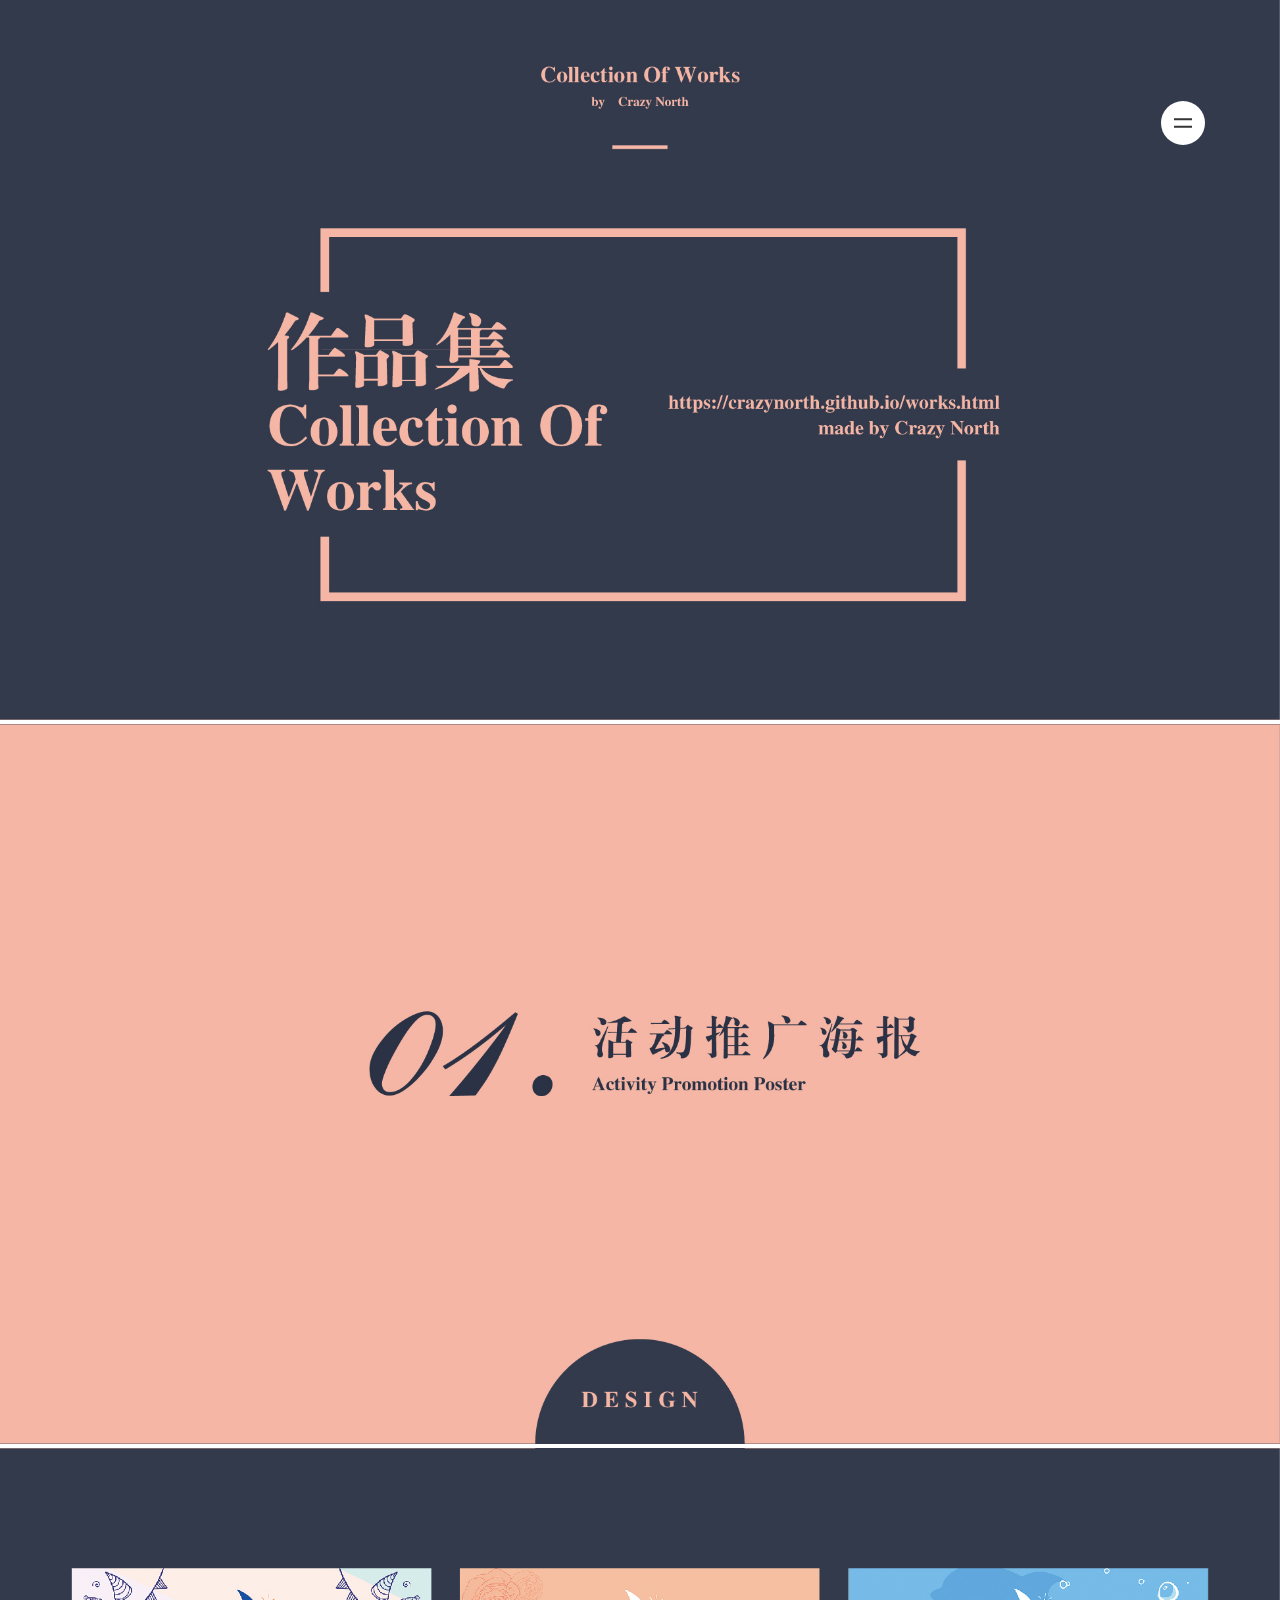
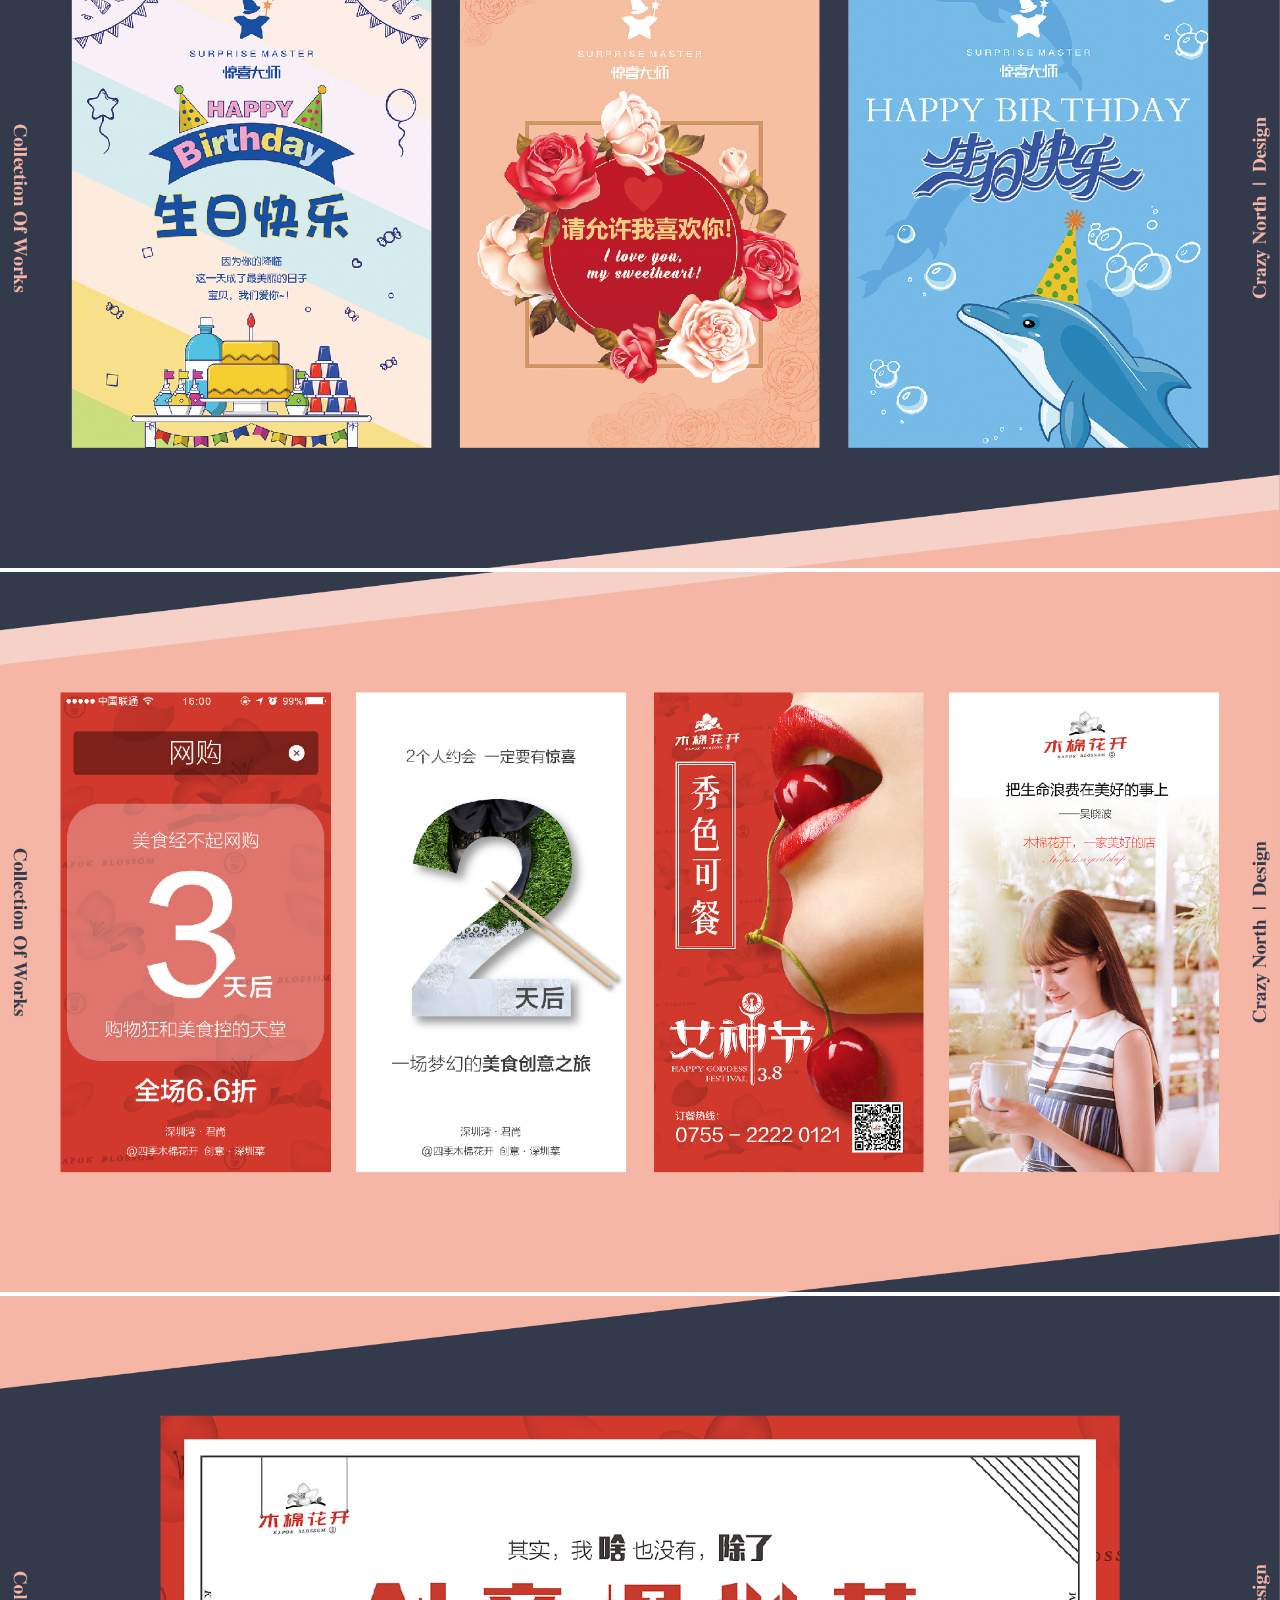
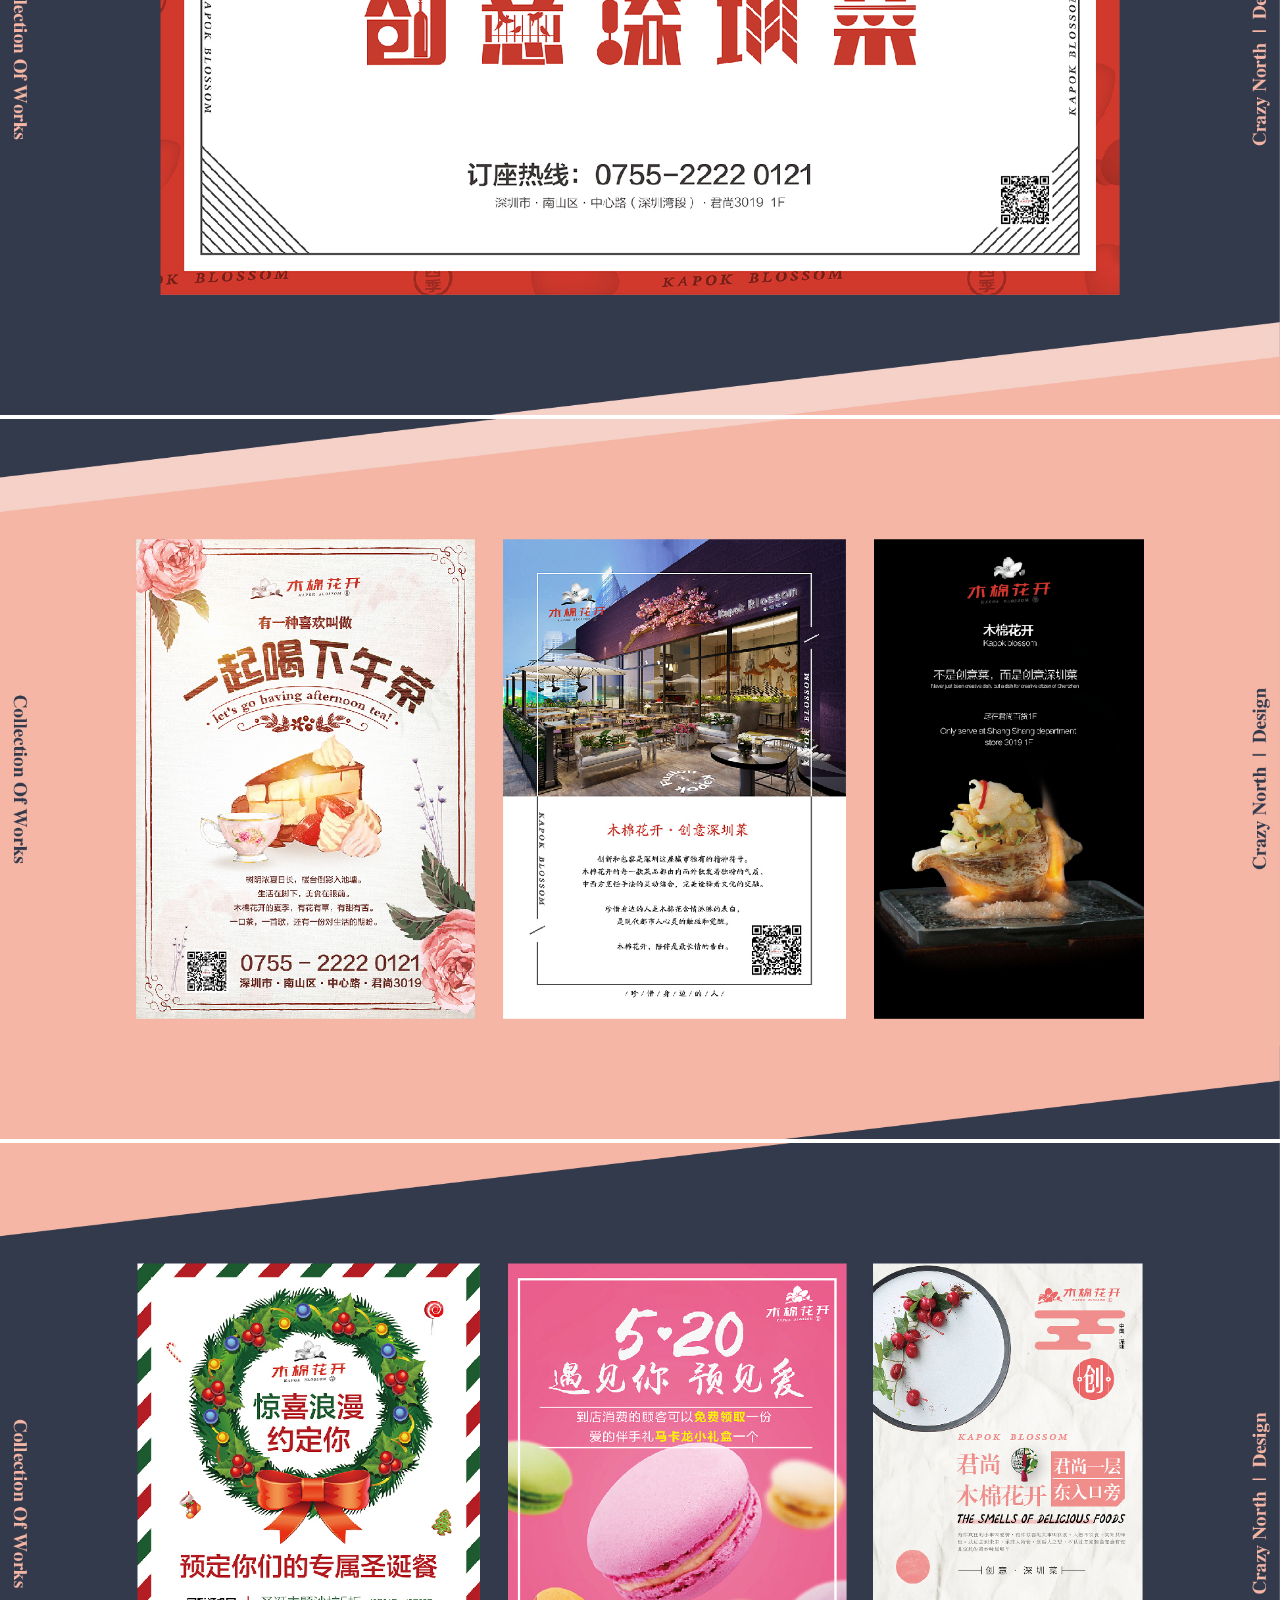
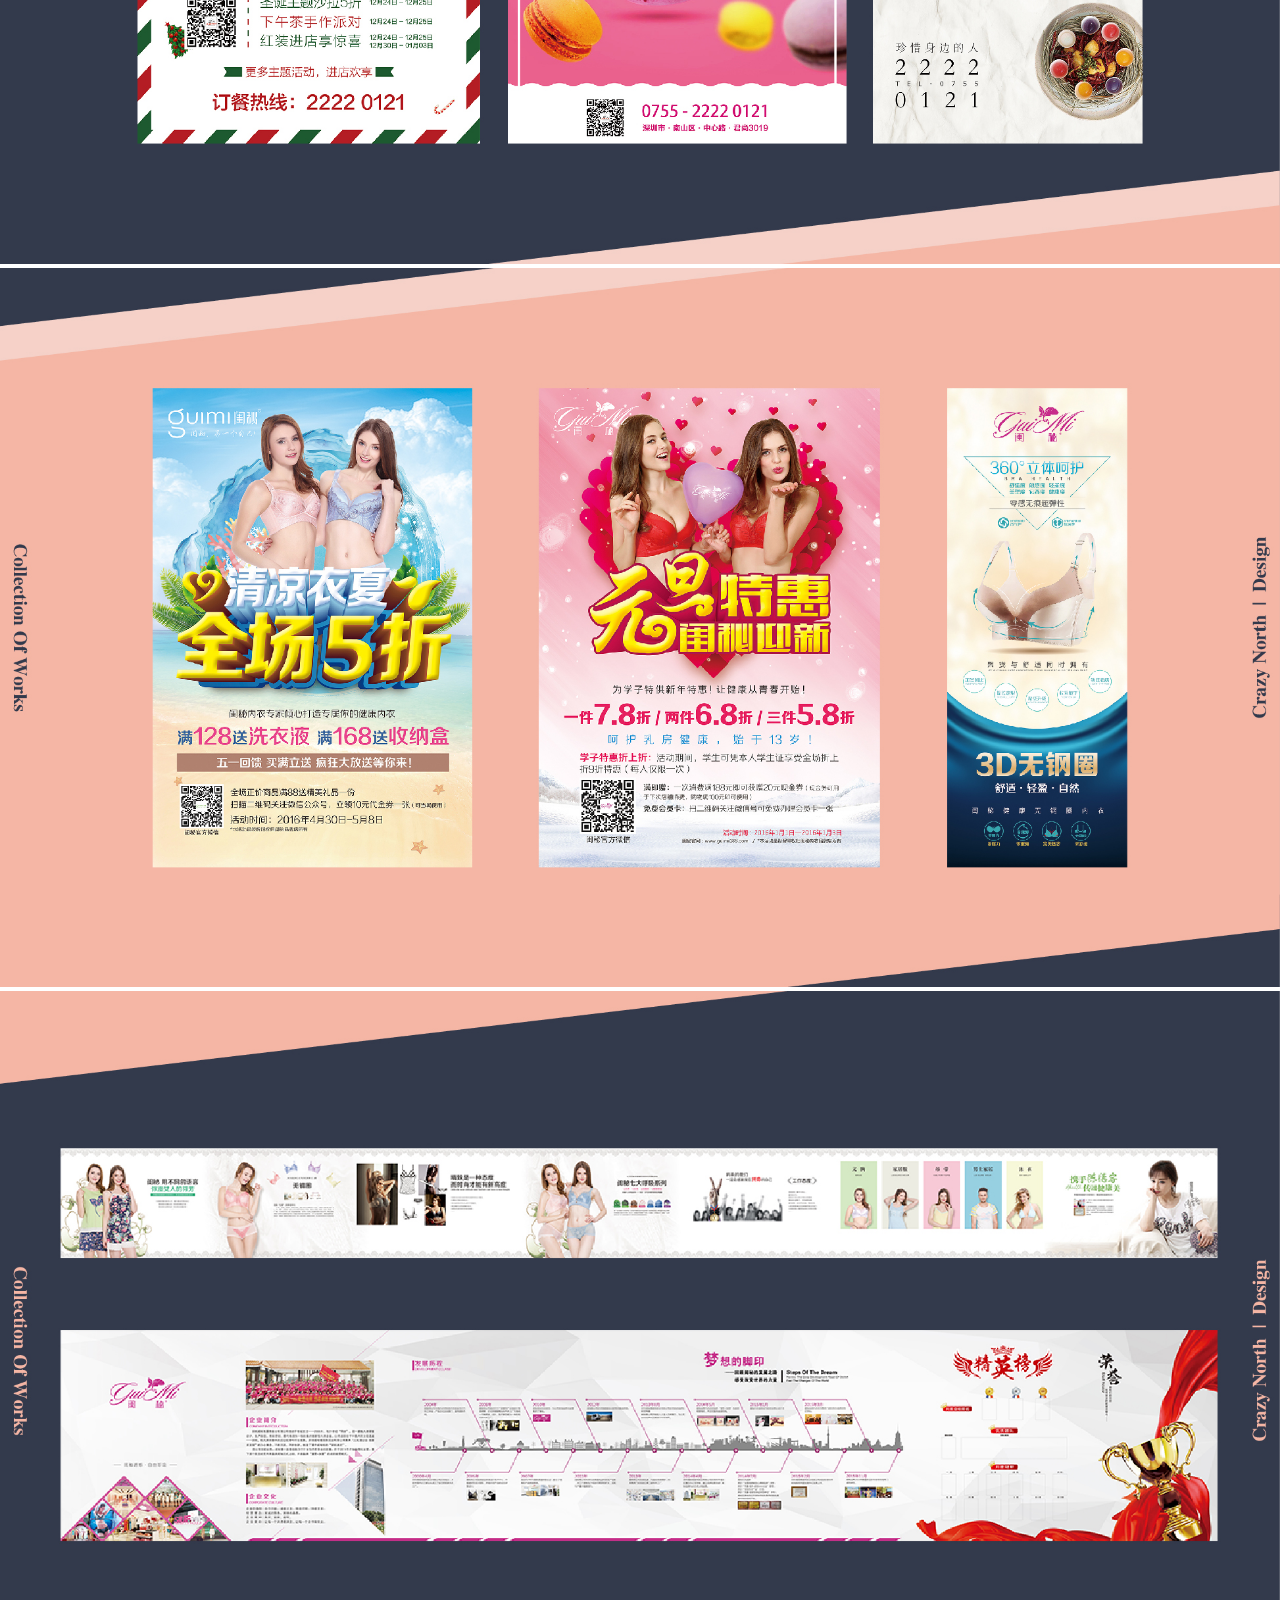
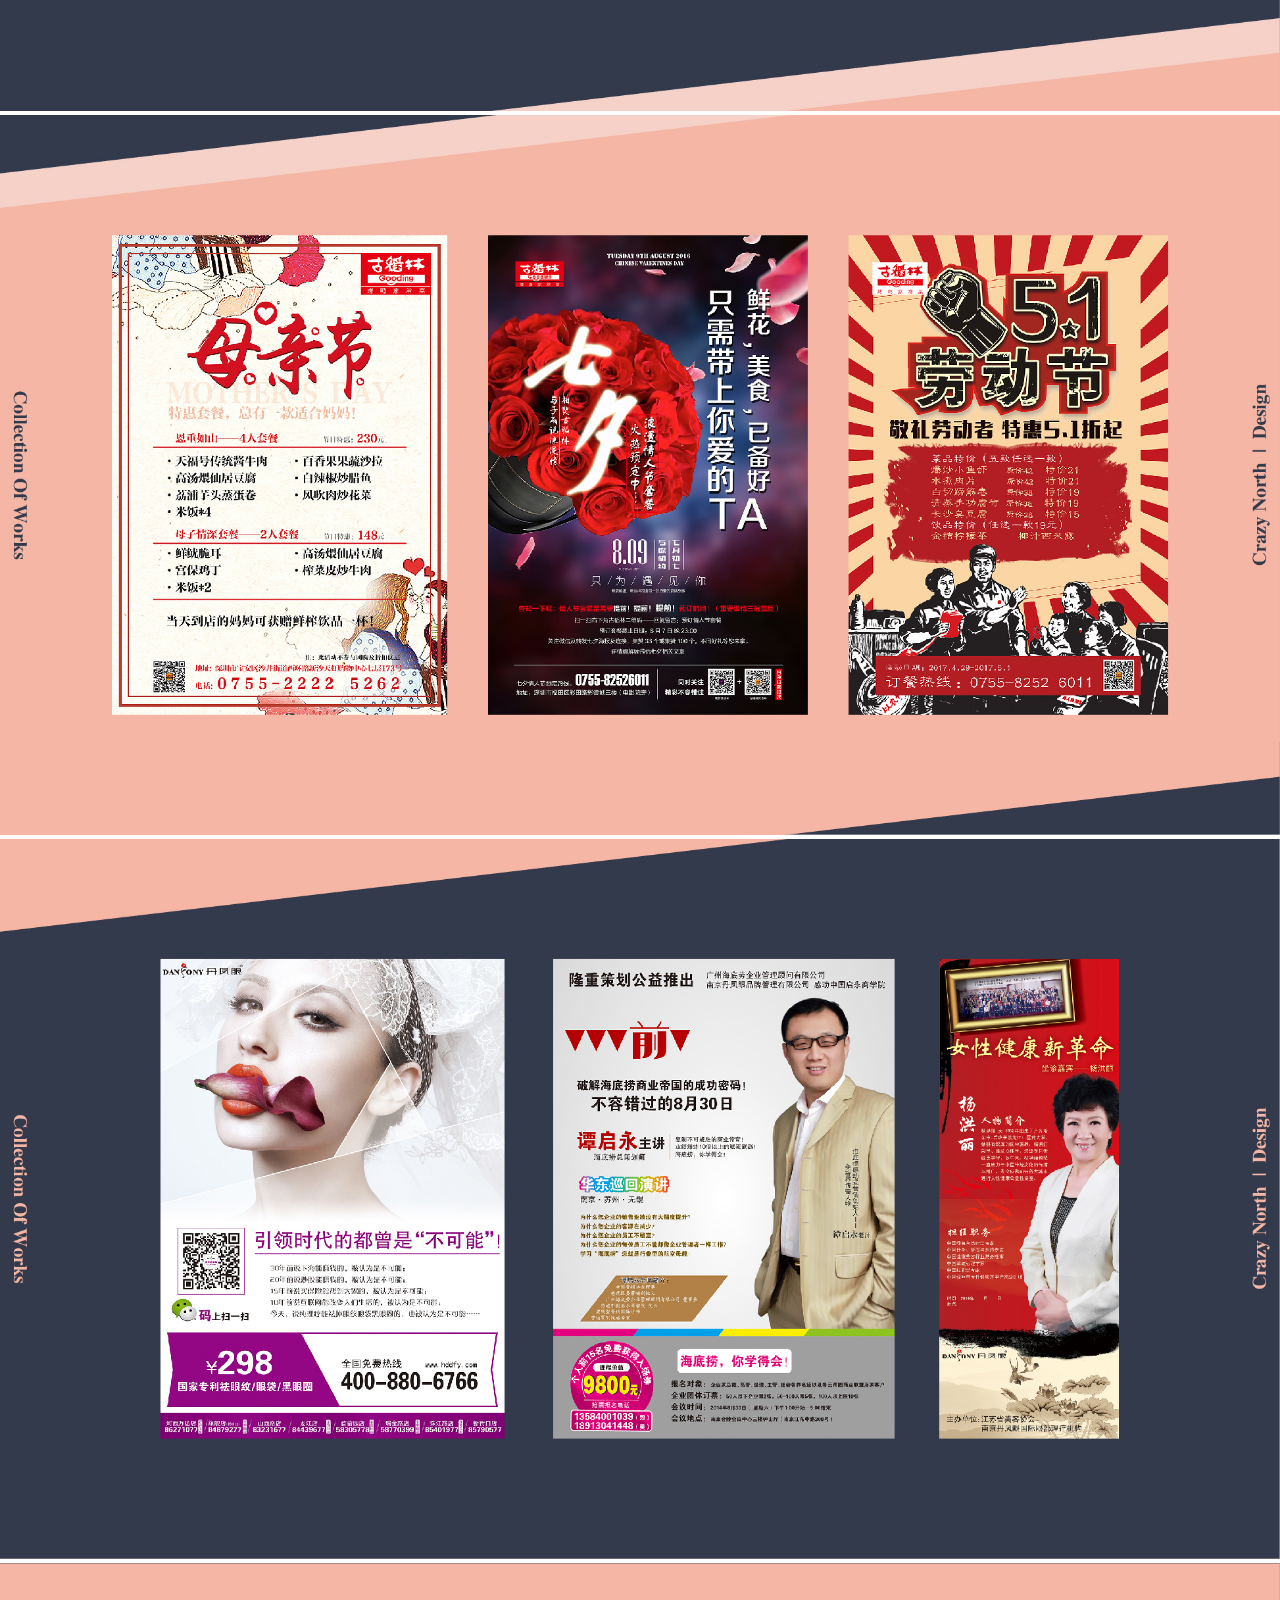
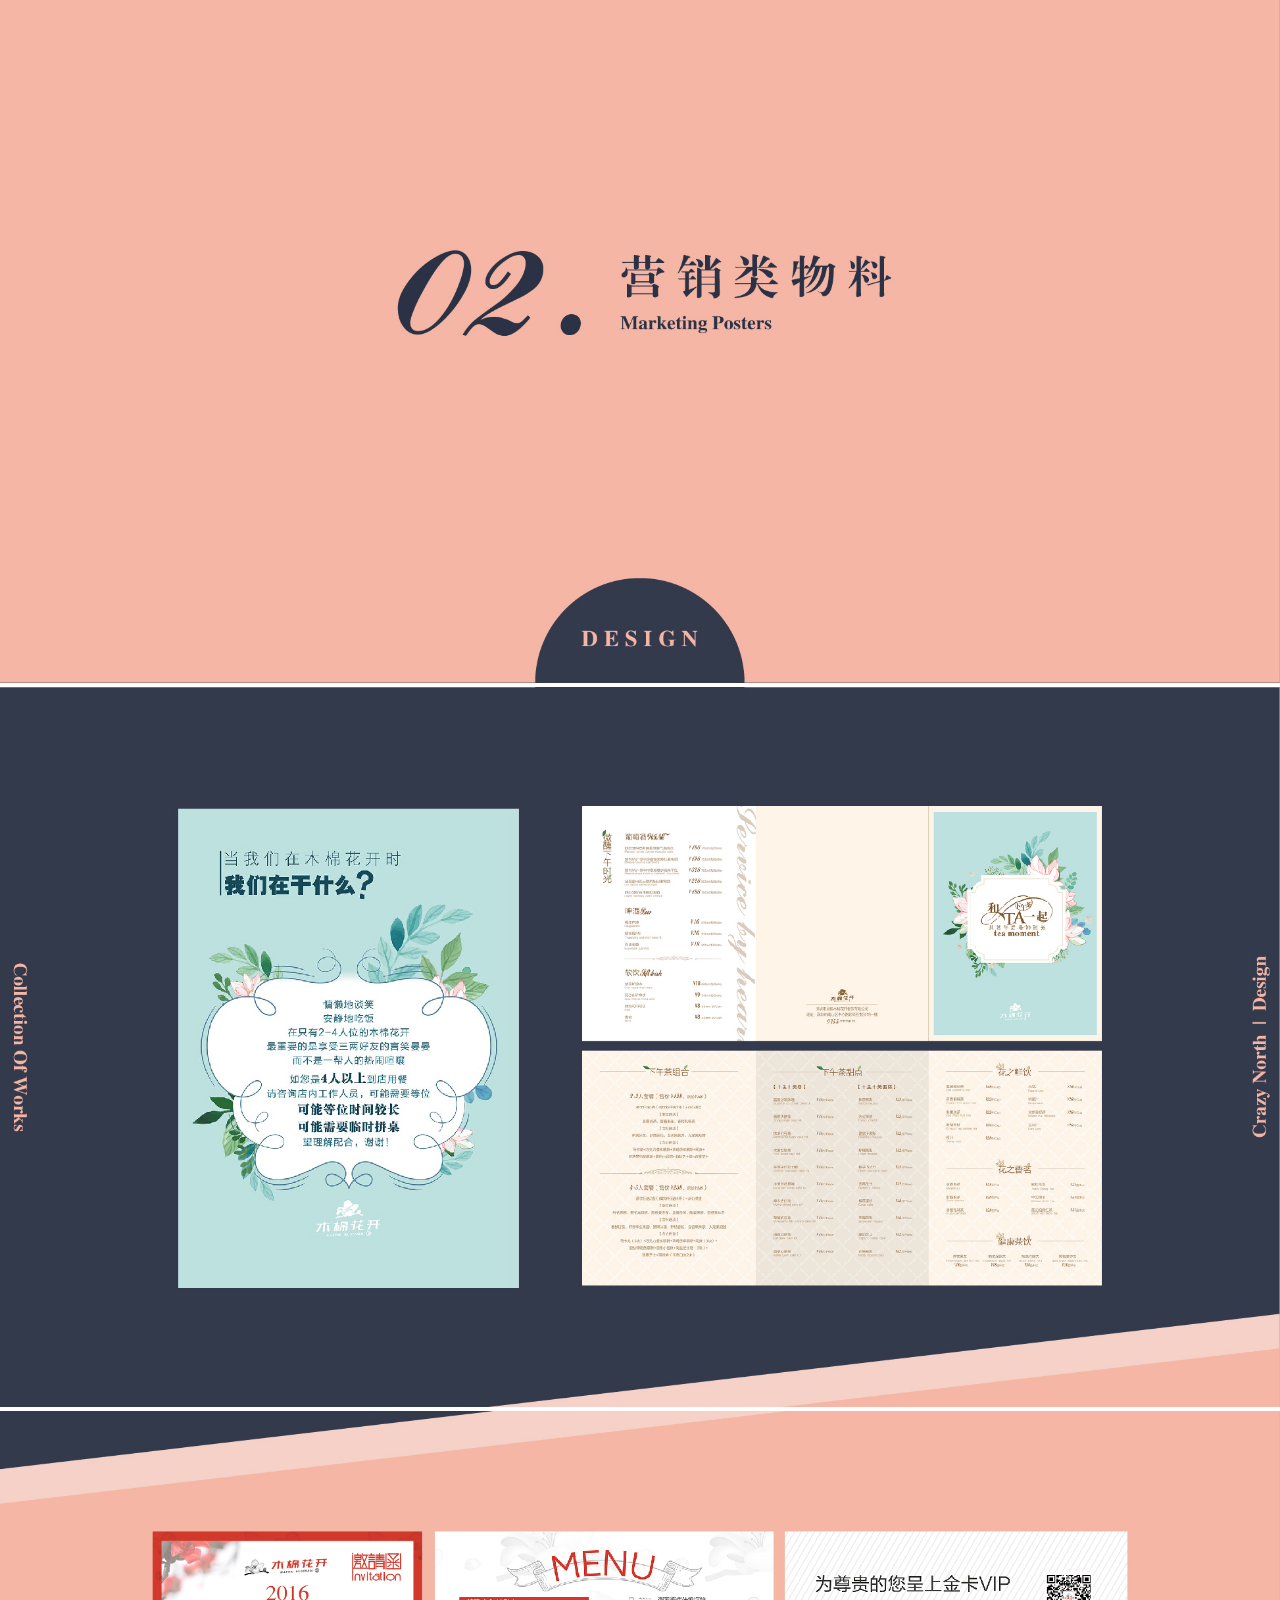
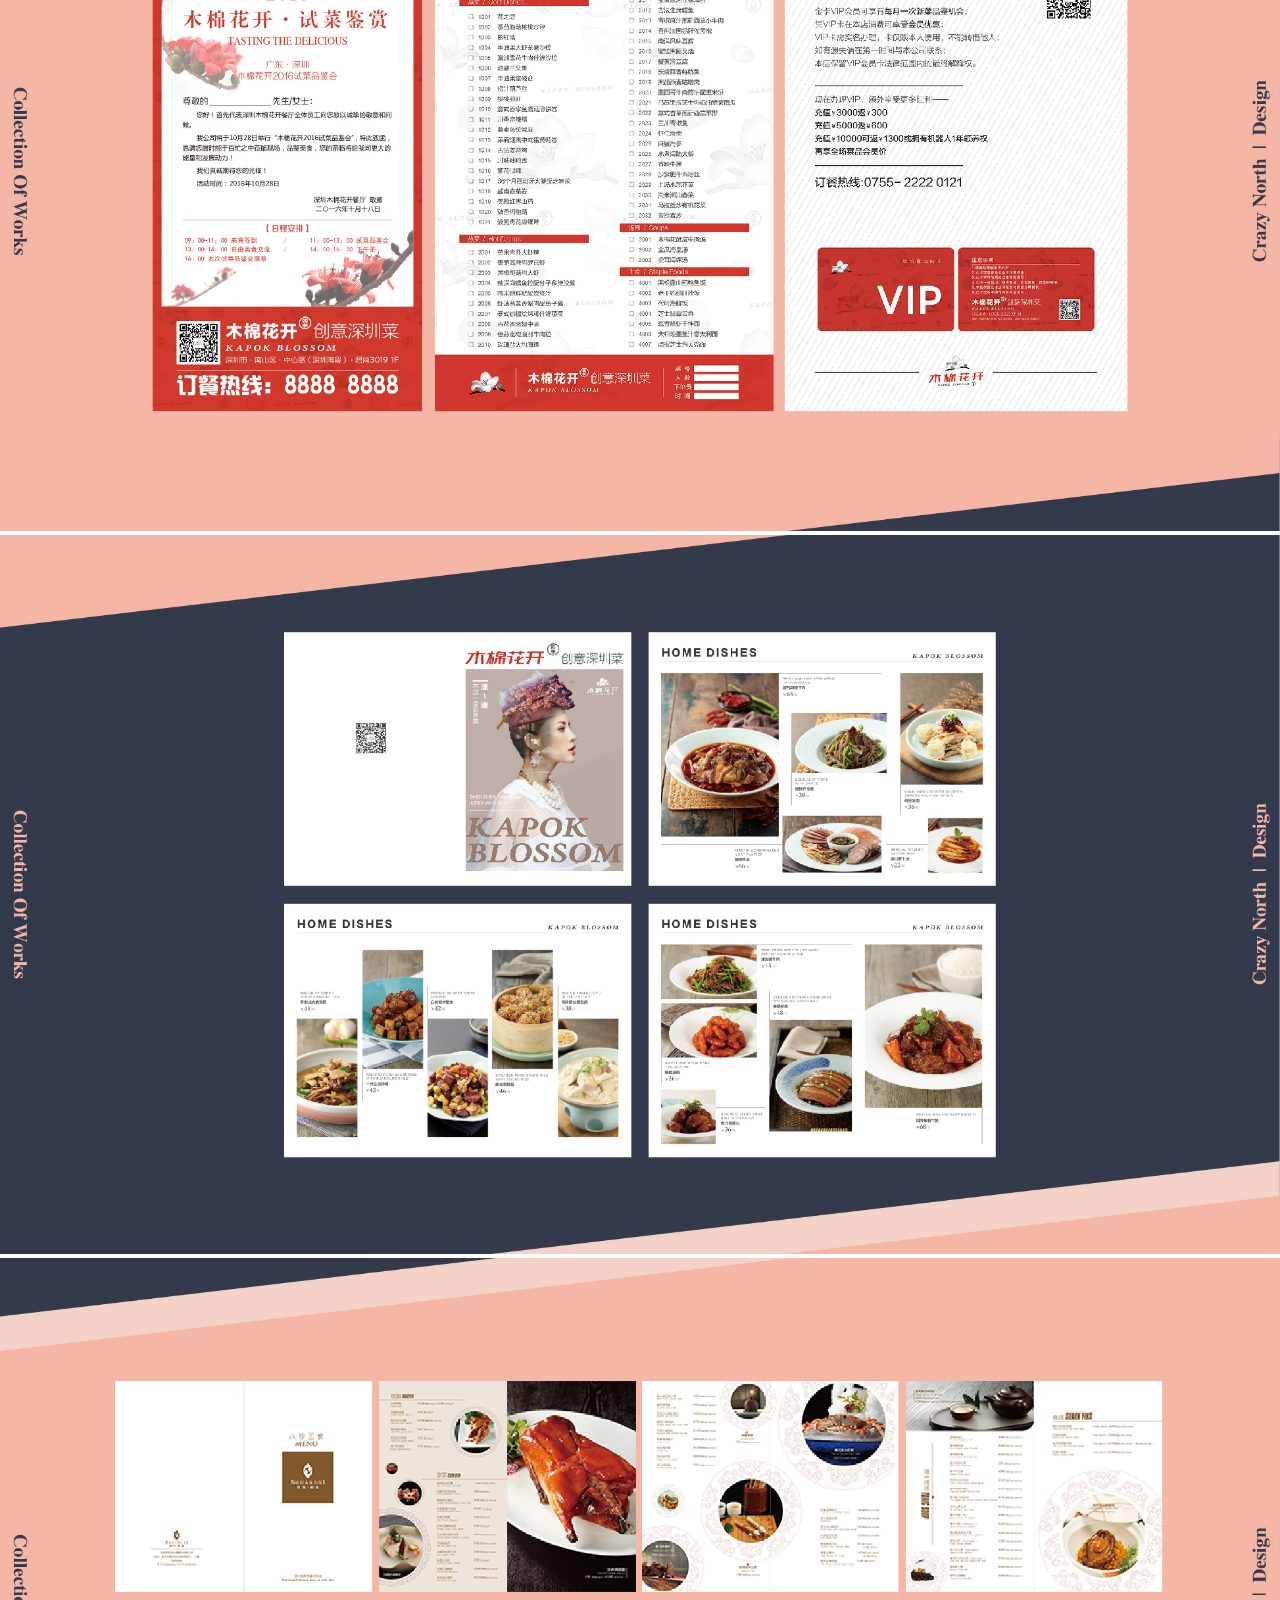
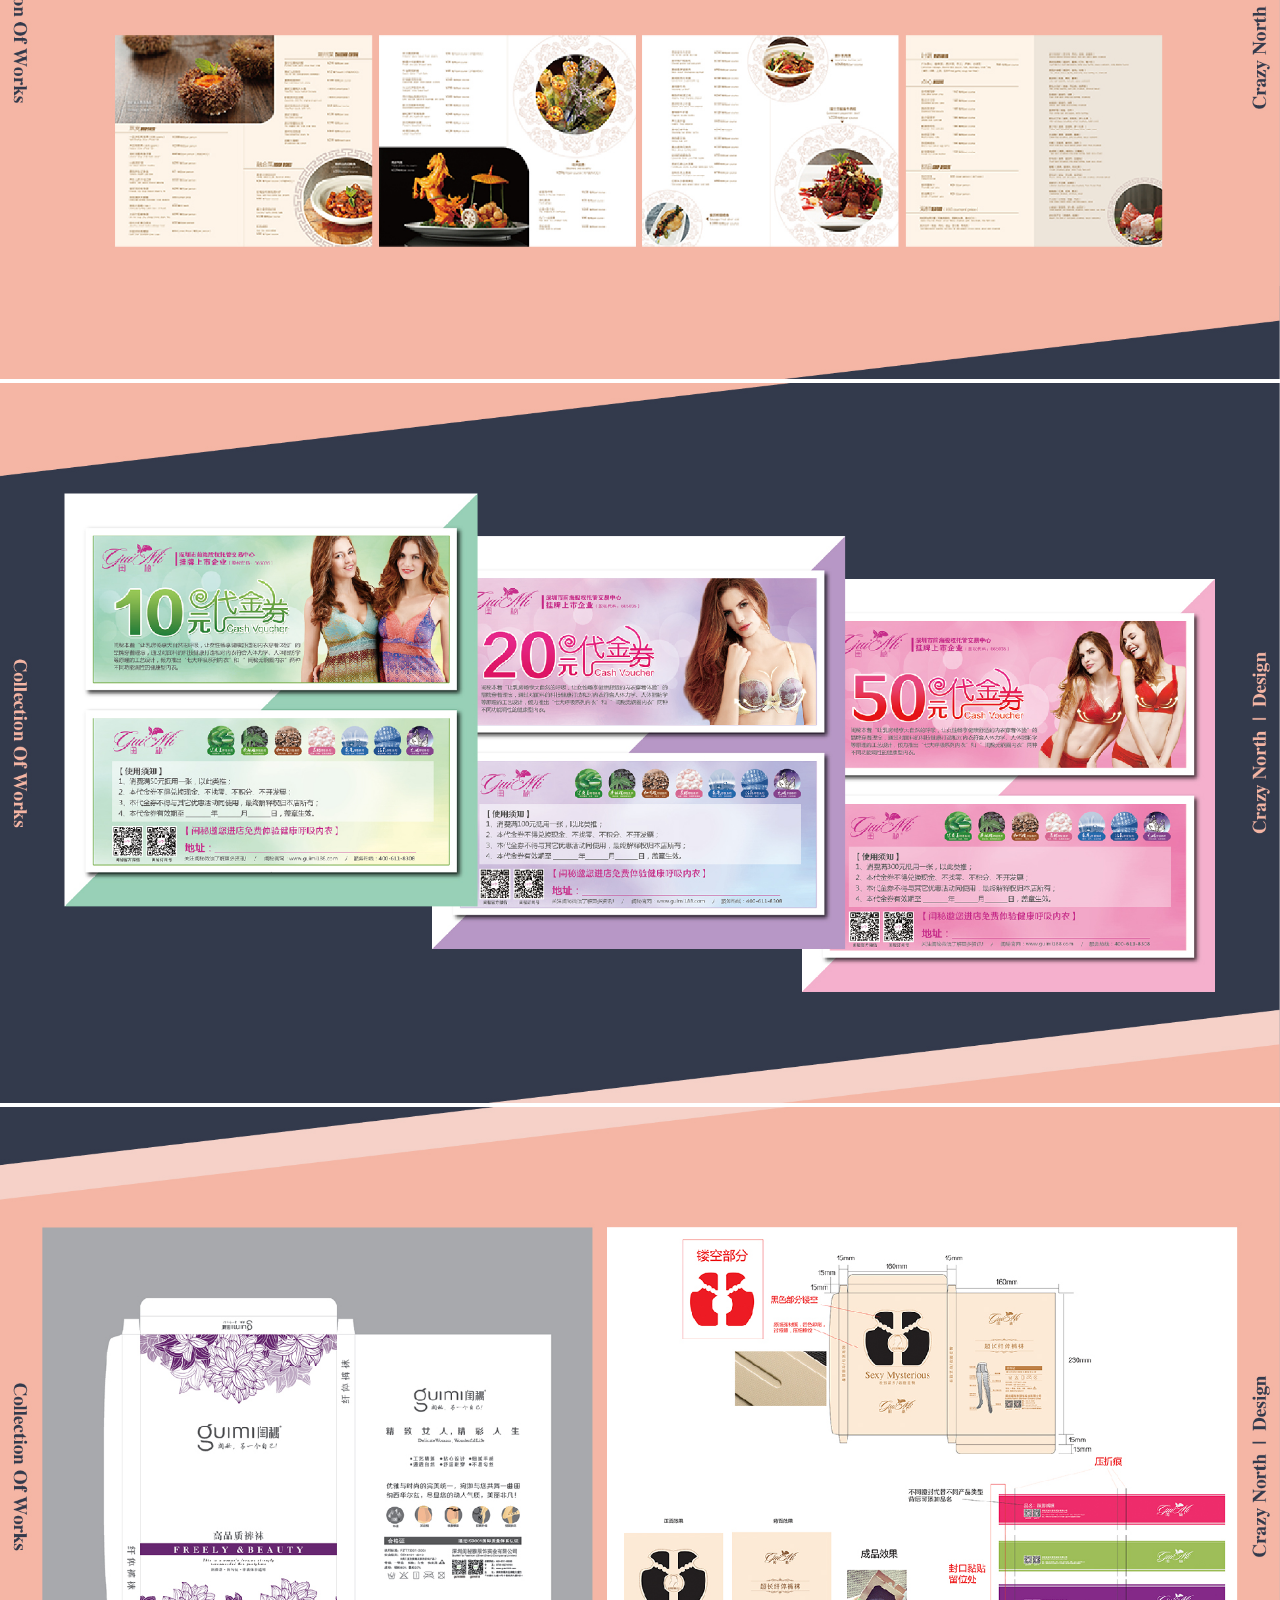
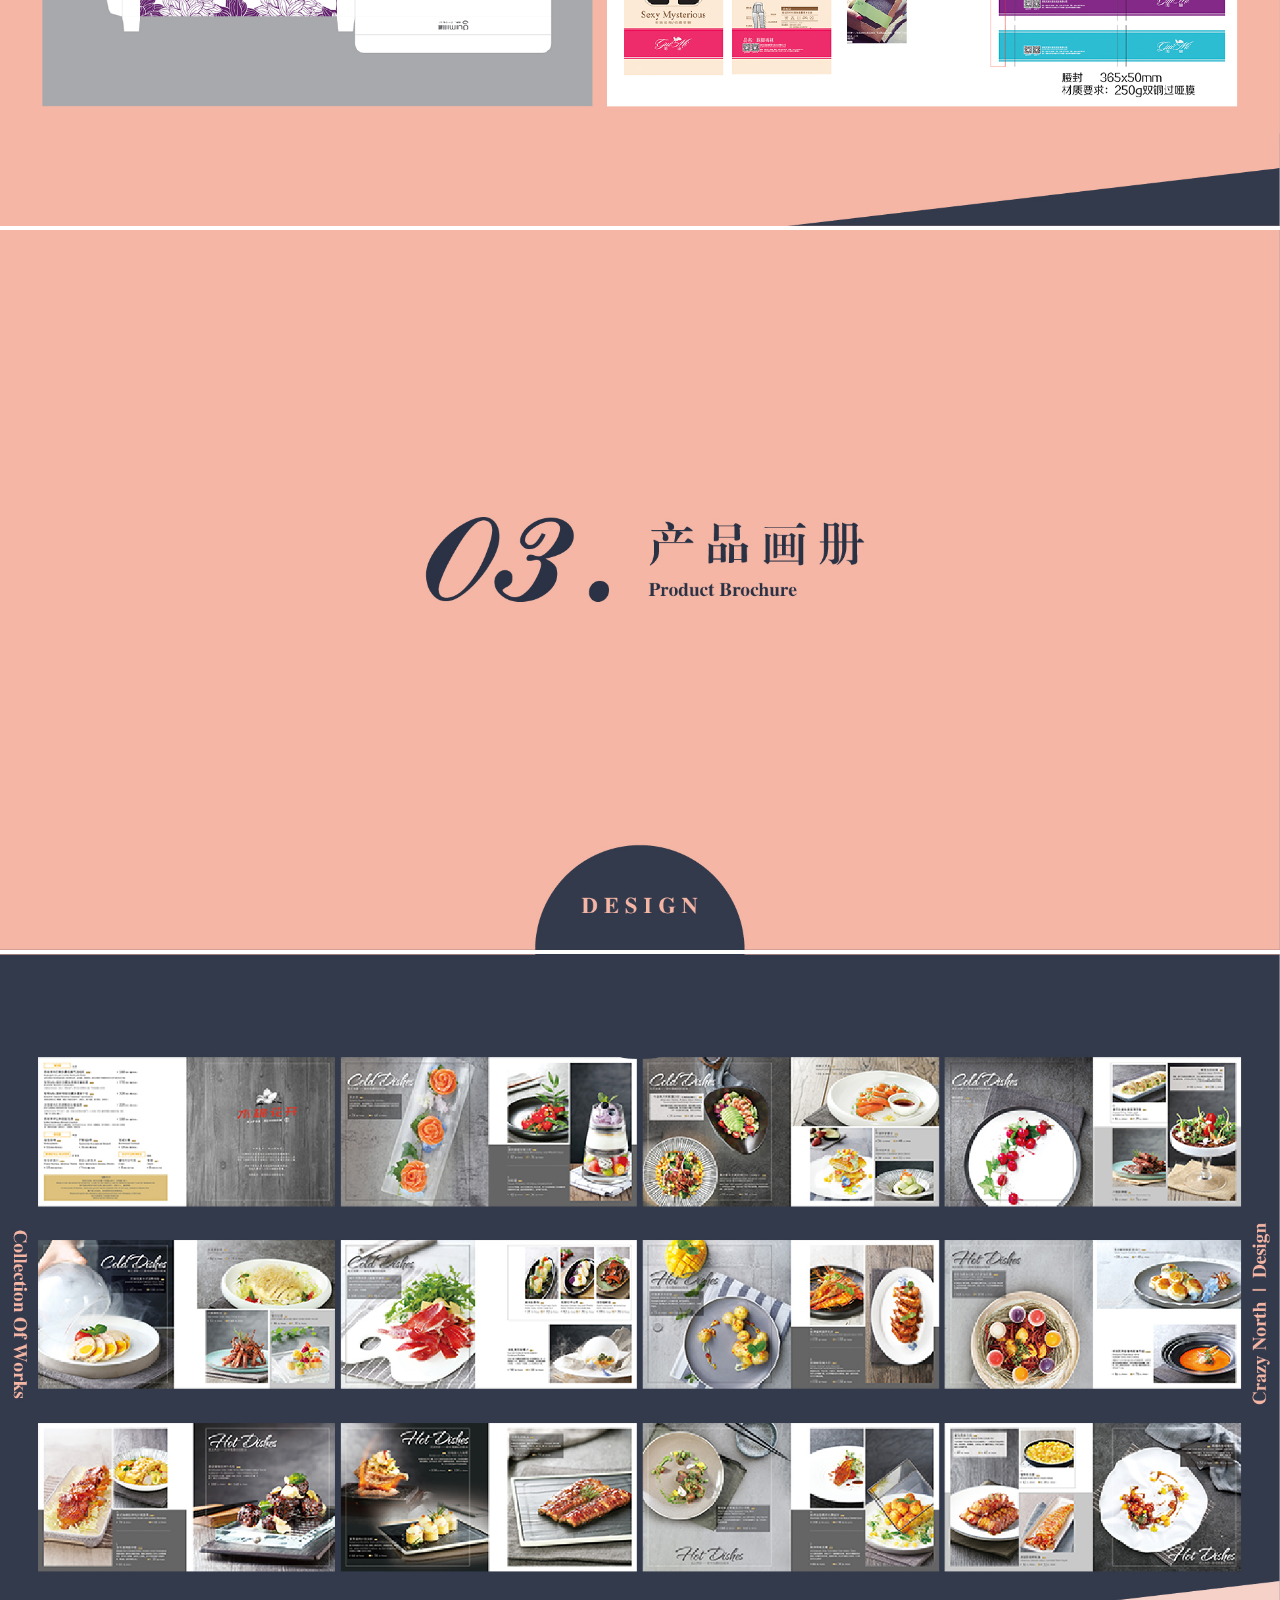
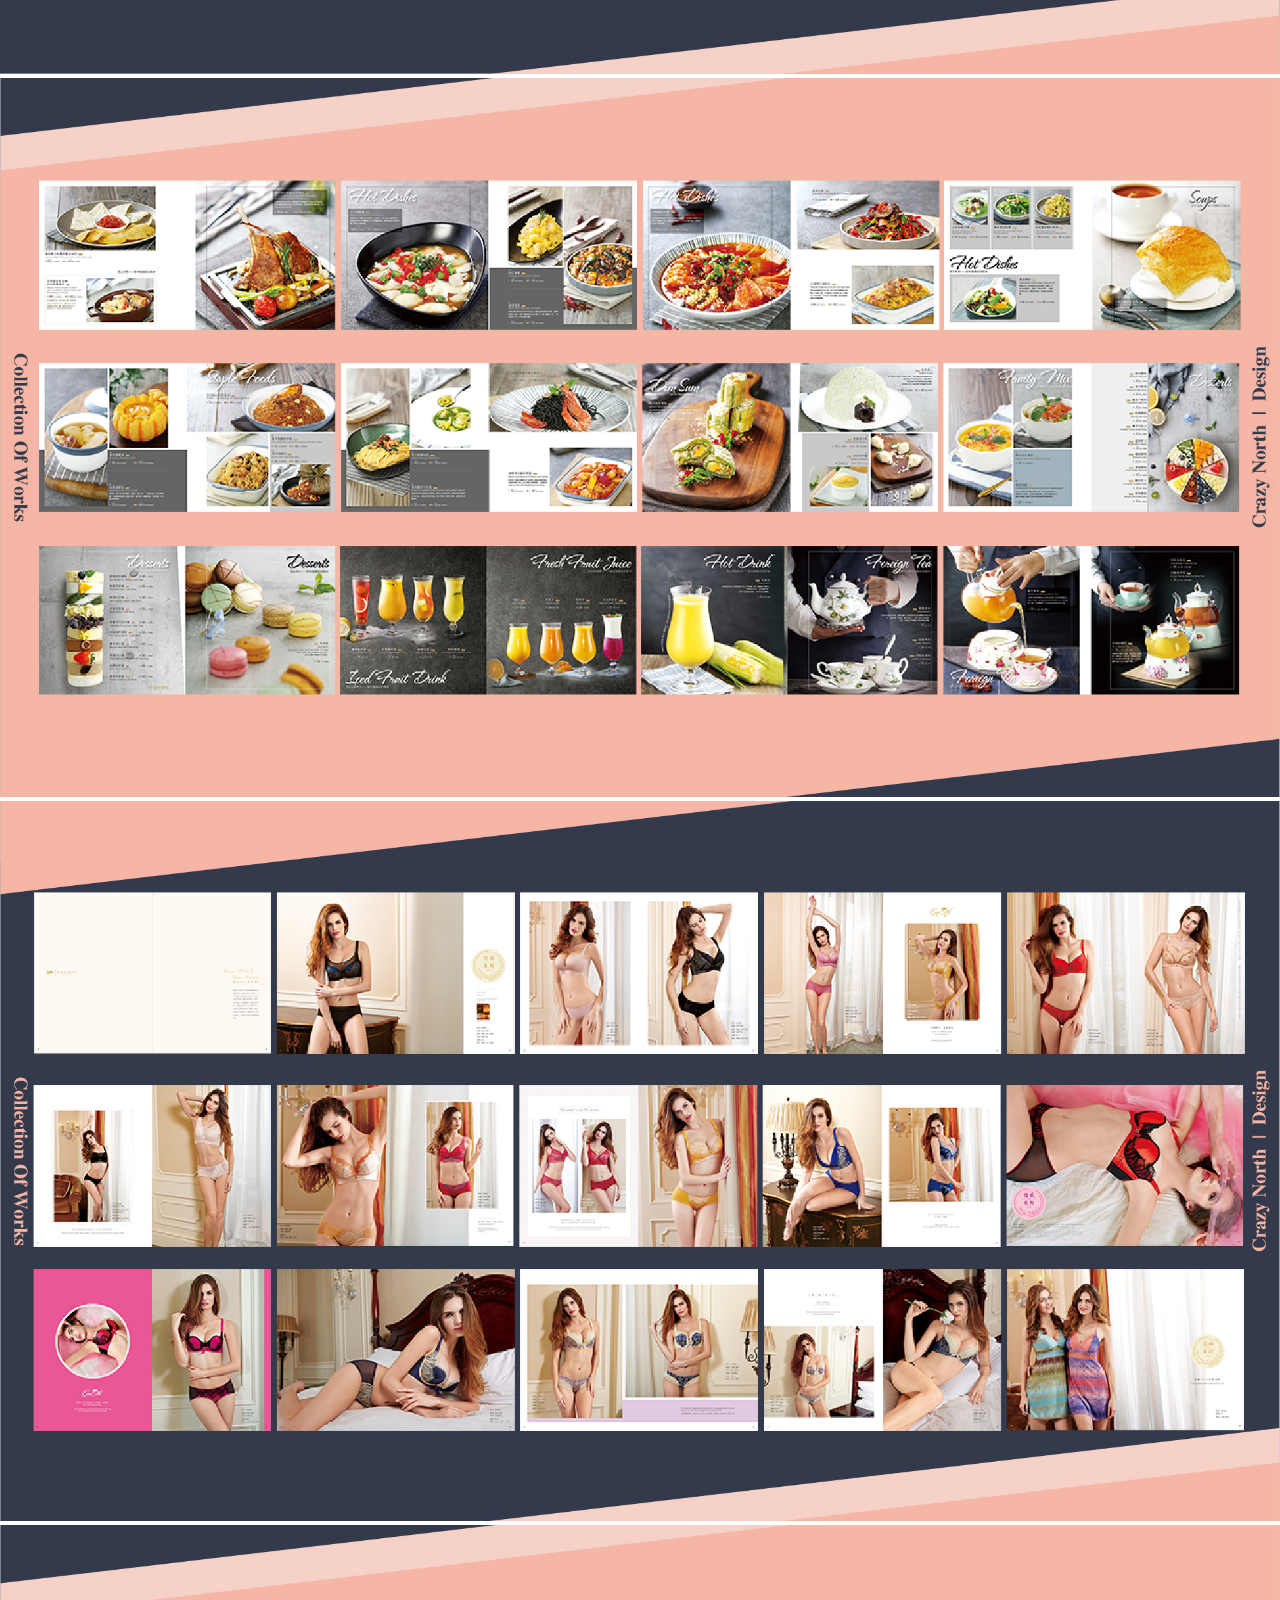
<file: works.html>
<!DOCTYPE html>
<html lang="zh-CN">
<head>
	<meta charset="utf-8">
	<meta http-equiv="X-UA-Compatible" content="IE=edge">
	<meta name="viewport" content="width=device-width, initial-scale=1">
	<title>Crazy.North</title>
	<link rel="icon" href="images/logo.ico" type="image/x-icon">
	<link rel="stylesheet" href="https://stackpath.bootstrapcdn.com/bootstrap/4.1.1/css/bootstrap.min.css" integrity="sha384-WskhaSGFgHYWDcbwN70/dfYBj47jz9qbsMId/iRN3ewGhXQFZCSftd1LZCfmhktB" crossorigin="anonymous">

	<link rel="stylesheet" type="text/css" href="style.css">
	<link rel="stylesheet" type="text/css" href="fonts.css">

	<script>
		var _hmt = _hmt || [];
		(function() {
			var hm = document.createElement("script");
			hm.src = "https://hm.baidu.com/hm.js?44f8fa2f0b239ea3093628142486b48a";
			var s = document.getElementsByTagName("script")[0];
			s.parentNode.insertBefore(hm, s);
		})();
	</script>
</head>

<body>


	<div class="nav-slanted"></div>

	<!-- Full screen menu -->
	<div class="nav-full-screen height-fixed height-fixed-xs height-fixed-portrait height-100 hidden">
		<nav>

			<ul id="menu-menu" class="flex-container flex-align-center justify-center align-center container height-fixed-portrait">
				<li id="menu-item-19533" class="menu-item menu-item-type-post_type menu-item-object-page current-menu-item page_item page-item-944 current_page_item menu-item-19533"><a class="navtitle" href="index.html">主页</a></li>
				<li id="menu-item-22497" class="menu-item menu-item-type-post_type menu-item-object-page menu-item-22497"><a class="navtitle" href="navigation.html">网址导航</a></li>
				<li id="menu-item-952" class="menu-item menu-item-type-post_type menu-item-object-page menu-item-952"><a class="navtitle" href="works.html">我的作品</a></li>
				<li id="menu-item-949" class="menu-item menu-item-type-post_type menu-item-object-page menu-item-949"><a class="navtitle" href="aboutme.html">关于我</a></li>

			</ul>
		</nav>
	</div>

	<!-- Logo + hamburger -->

	<div class="nav">

		<div class="target-hamburger">
			<ul class="hamburger">
				<li class="bun"></li>
				<li class="bun"></li>
			</ul>
		</div>
	</div>




	<script type="text/javascript" src="js/bundle.js"></script>
	<script type="text/javascript" src="js/minified.js"></script>
	<script type="text/javascript" src="js/wp-embed.min.js"></script>


	<script src="https://code.jquery.com/jquery-3.3.1.slim.min.js" integrity="sha384-q8i/X+965DzO0rT7abK41JStQIAqVgRVzpbzo5smXKp4YfRvH+8abtTE1Pi6jizo" crossorigin="anonymous"></script>
	<script src="https://cdnjs.cloudflare.com/ajax/libs/popper.js/1.14.3/umd/popper.min.js" integrity="sha384-ZMP7rVo3mIykV+2+9J3UJ46jBk0WLaUAdn689aCwoqbBJiSnjAK/l8WvCWPIPm49" crossorigin="anonymous"></script>
	<script src="https://stackpath.bootstrapcdn.com/bootstrap/4.1.1/js/bootstrap.min.js" integrity="sha384-smHYKdLADwkXOn1EmN1qk/HfnUcbVRZyYmZ4qpPea6sjB/pTJ0euyQp0Mk8ck+5T" crossorigin="anonymous"></script>








    <div >
        <img src="images/works/work-01.jpg" >
        <img src="images/works/work-02.jpg" >
        <img src="images/works/work-03.jpg" >
        <img src="images/works/work-04.jpg" >
        <img src="images/works/work-05.jpg" >
        <img src="images/works/work-06.jpg" >
        <img src="images/works/work-07.jpg" >
        <img src="images/works/work-08.jpg" >
        <img src="images/works/work-09.jpg" >
        <img src="images/works/work-10.jpg" >
        <img src="images/works/work-11.jpg" >
        <img src="images/works/work-12.jpg" >
        <img src="images/works/work-13.jpg" >
        <img src="images/works/work-14.jpg" >
        <img src="images/works/work-15.jpg" >
        <img src="images/works/work-16.jpg" >
        <img src="images/works/work-17.jpg" >
        <img src="images/works/work-18.jpg" >
        <img src="images/works/work-19.jpg" >
        <img src="images/works/work-20.jpg" >
        <img src="images/works/work-21.jpg" >
        <img src="images/works/work-22.jpg" >
        <img src="images/works/work-23.jpg" >
        <img src="images/works/work-24.jpg" >
        <img src="images/works/work-25.jpg" >
        <img src="images/works/work-26.jpg" >
        <img src="images/works/work-27.jpg" >
        <img src="images/works/work-28.jpg" >
        <img src="images/works/work-29.jpg" >
        <img src="images/works/work-30.jpg" >
        <img src="images/works/work-31.jpg" >
        <img src="images/works/work-32.jpg" >
        <img src="images/works/work-33.jpg" >
        <img src="images/works/work-34.jpg" >
        <img src="images/works/work-35.jpg" >
        <img src="images/works/work-36.jpg" >
        <img src="images/works/work-37.jpg" >
        <img src="images/works/work-38.jpg" >
    </div>




	<script src="https://code.jquery.com/jquery-3.3.1.slim.min.js" integrity="sha384-q8i/X+965DzO0rT7abK41JStQIAqVgRVzpbzo5smXKp4YfRvH+8abtTE1Pi6jizo" crossorigin="anonymous"></script>
	<script src="https://cdnjs.cloudflare.com/ajax/libs/popper.js/1.14.3/umd/popper.min.js" integrity="sha384-ZMP7rVo3mIykV+2+9J3UJ46jBk0WLaUAdn689aCwoqbBJiSnjAK/l8WvCWPIPm49" crossorigin="anonymous"></script>
	<script src="https://stackpath.bootstrapcdn.com/bootstrap/4.1.1/js/bootstrap.min.js" integrity="sha384-smHYKdLADwkXOn1EmN1qk/HfnUcbVRZyYmZ4qpPea6sjB/pTJ0euyQp0Mk8ck+5T" crossorigin="anonymous"></script>
	<script type="text/javascript" src="js/sketch3.js"></script>


</body>
</html>
</file>
<file: style.css>
body{
	margin:0px;
	padding:0px;
	font-weight: 300;
	font-size: 20pt;
}


.navbar{
	text-align: right;
	min-height: 20px;
	background-color: #f8f8f8;
	box-shadow: 0 3px 3px rgba(0, 0, 0, 0.03);
	font-weight: 400;
	border: 1px;
	font-size: 20pt;
}
.navbar-toggler{
	border: none;
}

.nav-item  {
	fill:#333333;
	padding-top: 5px;
	padding-bottom: 5pt;
}
.navbar-brand {
	padding: 0 15px;
}

.nav-link:link { 
	color:#666666; 
	text-decoration:none; 
} 
.nav-link:visited { 
	color:#666666; 
	text-decoration:none; 

} 
.nav-link:hover { 
	color: #FF458C; 
	font-weight: 500;
	text-decoration: none; 
} 

.nav-link:active { 
	color:#FF458C; 
	text-decoration:none; 
} 







.navtitle a:link{
  color:white; 
  text-decoration:none; 
}


.navtitle a:hover{
  color:white; 
  text-decoration:none; 
}

.container p{
	font-weight: 350;
	line-height: 30px;
}



/*bottom*/
.connect{
	padding:10px;
	margin-top: 50px;
}


.social a:link{
  color:#666666;
  text-decoration:none; 
}

.social a:hover{
  color:#FF458C;
  text-decoration:none; 
}

.social a:visited{
  color:#666666;
  text-decoration:none; 
}

.social a:active{
  color:#666666;
  text-decoration:none; 
}


.connectme{
	text-align: center;
	padding-top: 50px;
	padding-bottom: 50px;
}


/*正文*/

.row{
	margin-top: 30px;
	line-height: 30px;
	fill:#666666;
	font-weight: 300;
	padding-top: 30px;
}

p{
  line-height: 2;
}

/*文章介绍里的链接*/
.col-sm-7 a:link { 
	color:#666666;
	text-decoration:underline; 
} 
.col-sm-7 a:visited { 
	color:#666666;
	text-decoration:underline;   
} 
.col-sm-7 a:hover { 
	color:#FFFFFF; 
	text-decoration:none; 
	background-color:#FF458C;
}
.col-sm-7 a:active { 
	color:#FFFFFF; 
	text-decoration:none; 
	background-color:#FF458C;
} 

/*文章介绍里的链接*/
.col-sm-6 a:link { 
  color:#666666;
  text-decoration:underline; 
} 
.col-sm-6 a:visited { 
  color:#666666;
  text-decoration:underline;   
} 
.col-sm-6 a:hover { 
  color:#FFFFFF; 
  text-decoration:none; 
  background-color:#FF458C;
}
.col-sm-6 a:active { 
  color:#FFFFFF; 
  text-decoration:none; 
  background-color:#FF458C;
} 

.col-9 a:link { 
	color:#666666;
	text-decoration:underline; 
} 
.col-9 a:visited { 
	color:#666666;
	text-decoration:underline;   
} 
.col-9 a:hover { 
	color:#FFFFFF; 
	text-decoration:none; 
	background-color:#FF458C;
}
.col-9 a:active { 
	color:#FFFFFF; 
	text-decoration:none; 
	background-color:#FF458C;
} 



/*正文里面的链接*/
.col-sm-5 a:link { 
	color:#666666;
	text-decoration:underline; 
} 
.col-sm-5 a:visited { 
	color:#666666;
	text-decoration:underline;  
} 
.col-sm-5 a:hover { 
	color:#FFFFFF; 
	text-decoration:none; 
	background-color:#FF458C;
}
.col-sm-5 a:active { 
	color:#FFFFFF; 
	text-decoration:none; 
} 

.badge-danger{
	font-weight: 150;
}

.badge{
	background: #f2f2f2; 
	font-size: 12pt;
}

a.badge:link{
	background: #000000;
	color:#FFFFFF;
	text-decoration: none;
}
a.badge:visited{
	color:#FFFFFF;
	text-decoration: none;
}

a.badge-danger:hover{
	background :#FF458C; 
	text-decoration: none;
}

a.badge:active{
	background: #FF458C; 
	text-decoration: none;
}


.card-title{
	/*background-color:rgba(239,255,59, 1);*/
	font-size: 16pt;
	font-weight: 400;
	color: black;
}

.card-group-top{
	margin-top: 120px;
	padding-bottom: 50px;
	padding-top: 40px;
}

a.card-img-top span: hover{
	background-color: rgba(255,255,255, 1);
}


#carouselExampleIndicators{
	position:absolute;
	left:0px;
	top:0px;
	width:100%;
	z-index:-1;
}

.card{
  width:100%;
  height:500px;
  overflow:heidden;
  text-align: center;
  vertical-align: middle;
  border: none;
}

.card-img-cover{
  margin:0;
  padding:0;
  width:100%;
  height:100%;
  object-fit: cover;
}



a.iconlink {
	font-family: 'youriconfont';
	text-decoration:none;
	color: #666666; 
}

a.iconlink:link{
  text-decoration:none;
  color: #999999;
}
a.iconlink:hover {
	text-decoration:none;
	color: pink;
}

a.iconlink:visted{
  text-decoration:none;
  color: #999999;
}

h4{
	color:#FF458C;
	margin-top: 60px;
	margin-bottom: 20px;
}


.code{
	border: 5px;
	background: red;

}


#footer{
  text-align: center;
  margin-top: 60px;
}

a.BACK-NEXT:link{
 text-decoration:none;
 color: #999999;
}

a.BACK-NEXT:hover{
  text-decoration:none;
  color: pink;
}

a.BACK-NEXT:visted{
 text-decoration:none;
 color: #999999;
}


/*
 * Import
 * --------------------------------------------------
 */
/*
 * Import Bootstrap
 * --------------------------------------------------
 */
/*!
 * Bootstrap v3.3.5 (http://getbootstrap.com)
 * Copyright 2011-2015 Twitter, Inc.
 * Licensed under MIT (https://github.com/twbs/bootstrap/blob/master/LICENSE)
 */
 .fade {
  opacity: 0;
  -webkit-transition: opacity 0.15s linear;
  transition: opacity 0.15s linear; }
  .fade.in {
    opacity: 1; }


    body {
      background: #f2f2f2; }

      @media (orientation: portrait) {
        .hidden-portrait {
          display: none; } }

          .z-index--hover {
            z-index: 2; }

            .container-gutter {
              padding: 0px 11px; }

              @media only screen and (min-device-width: 768px) and (max-device-width: 1024px) and (orientation: portrait) {
                .container {
                  width: 100%; } }

                  @media (min-width: 768px) and (max-width: 991px) {
                    #menu-menu.container {
                      padding-left: 33px; } }

                      svg path {
                        fill: currentColor; }

                        .image-blend {
                          background-color: rgba(85, 86, 114, 0.74);
                          background-blend-mode: lighten;
                          opacity: .5; }
                          .image-blend:hover {
                            opacity: 1;
                            background-color: black; }


                            @media (orientation: portrait) {
                              section.intro .image-background img {
                                display: block; } }

                                .hover {
                                  overflow: hidden;
                                  -webkit-backface-visibility: hidden;
                                  backface-visibility: hidden;
                                  -webkit-transform: translateZ(0) scale(1, 1);
                                  transform: translateZ(0) scale(1, 1); }
                                  .hover::after {
                                    content: '';
                                    display: block;
                                    background-color: inherit;
                                    -webkit-transition: 3s -webkit-transform cubic-bezier(0.23, 1, 0.32, 1);
                                    transition: 3s transform cubic-bezier(0.23, 1, 0.32, 1);
                                    opacity: .9;
                                    height: 100%;
                                    width: 100%;
                                    position: absolute;
                                    top: 0;
                                    left: 0;
                                    -webkit-transform: scale(2) translateX(-100%) translateY(-100%) translateZ(0px) rotate(-45deg);
                                    transform: scale(2) translateX(-100%) translateY(-100%) translateZ(0px) rotate(-45deg); }
                                    @media (min-width: 992px) {
                                      .hover:hover::after {
                                        -webkit-transform: scale(2) rotate(-45deg) translateZ(0px);
                                        transform: scale(2) rotate(-45deg) translateZ(0px);
                                        -webkit-transition-duration: 1s;
                                        transition-duration: 1s; }
                                        .hover:hover .hover-out {
                                          -webkit-transform: scale(1.2) translateZ(0px);
                                          transform: scale(1.2) translateZ(0px);
                                          -webkit-transition-delay: 0s;
                                          transition-delay: 0s; }
                                          .hover:hover .hover-in {
                                            opacity: 1;
                                            -webkit-transform: translateY(0px) translateZ(0px);
                                            transform: translateY(0px) translateZ(0px);
                                            -webkit-transition-delay: 0.25s;
                                            transition-delay: 0.25s;
                                            -webkit-transition-duration: 0.75s;
                                            transition-duration: 0.75s; } }

                                            .hover-out {
                                              -webkit-transition: 0.75s -webkit-transform cubic-bezier(0.23, 1, 0.32, 1);
                                              transition: 0.75s transform cubic-bezier(0.23, 1, 0.32, 1);
                                              -webkit-backface-visibility: hidden;
                                              backface-visibility: hidden;
                                              -webkit-transform: translateZ(0px);
                                              transform: translateZ(0px);
                                              -webkit-transition-delay: 0.1s;
                                              transition-delay: 0.1s;
                                              margin: -1px 0px; }

                                              .hover-in {
                                                opacity: 0;
                                                -webkit-transform: translateY(-40px) translateZ(0px);
                                                transform: translateY(-40px) translateZ(0px);
                                                -webkit-transition: 0.5s opacity cubic-bezier(0.23, 1, 0.32, 1), 0.5s -webkit-transform cubic-bezier(0.23, 1, 0.32, 1);
                                                transition: 0.5s opacity cubic-bezier(0.23, 1, 0.32, 1), 0.5s transform cubic-bezier(0.23, 1, 0.32, 1);
                                                z-index: 1; }

                                                /* DAVID FIXES 20160610*/
                                                .image-background.ratio {
                                                  height: auto; }

                                                  .rounded img {
                                                    border-radius: 50%; }

                                                    body {
                                                      font: normal 16px 'Tisa', 'Helvetica-Neue', Helvetica, sans-serif; }


                                                      h3, nav ul li, .validation_error {
                                                        font-size: 1.2em;
                                                        font-weight: bold;
                                                        margin-bottom: 11px; }


                                                        p.tags, .tags.gfield_description,
                                                        .tags.instruction, .gform_heading .tags.gform_description, .tags.gform_confirmation_message {
                                                          opacity: 0.5;
                                                          font-weight: bold;
                                                          font-size: 20pt;
                                                          letter-spacing: 1px;
                                                          text-transform: uppercase;
                                                          margin-bottom: -0.2em;
                                                          padding-bottom: 40px; }
                                                          @media (max-width: 991px) {
                                                            p.tags, .tags.gfield_description,
                                                            .tags.instruction, .gform_heading .tags.gform_description, .tags.gform_confirmation_message {
                                                              font-size: 16pt; } }

                                                              .button, .newsletterSignup input, .newsletterSignup [type="submit"] {
                                                                font-weight: bold;
                                                                line-height: 1;
                                                                padding: 16px 22px;
                                                                padding-bottom: 14px;
                                                                border-radius: 2px;
                                                                border: none;
                                                                display: inline-block;
                                                                text-transform: uppercase;
                                                                letter-spacing: 3px;
                                                                margin-top: 32px;
                                                                color: inherit;
                                                                text-align: center; }
                                                                .button:hover, .newsletterSignup input:hover, .newsletterSignup [type="submit"]:hover {
                                                                  text-decoration: none; }
                                                                  .button.button-stroke, .newsletterSignup input.button-stroke, .newsletterSignup .button-stroke[type="submit"] {
                                                                    border: 2px solid currentColor; }
                                                                    .button.button-dash, .newsletterSignup input.button-dash, .newsletterSignup .button-dash[type="submit"] {
                                                                      position: relative;
                                                                      padding-left: 44px;
                                                                      margin-top: 22px; }
                                                                      .button.button-dash::before, .newsletterSignup input.button-dash::before, .newsletterSignup .button-dash[type="submit"]::before {
                                                                        content: '';
                                                                        display: block;
                                                                        position: absolute;
                                                                        left: -22px;
                                                                        top: 50%;
                                                                        margin-top: -0.75px;
                                                                        width: 44px;
                                                                        border-bottom: 1.5px solid; }
                                                                        @media (max-width: 991px) {
                                                                          .button.button-dash::before, .newsletterSignup input.button-dash::before, .newsletterSignup .button-dash[type="submit"]::before {
                                                                            width: 33px;
                                                                            left: 0px; } }
                                                                            @media (max-width: 991px) {
                                                                              .button.button-dash, .newsletterSignup input.button-dash, .newsletterSignup .button-dash[type="submit"] {
                                                                                padding-left: 44px; } }

                                                                                body {
                                                                                  -webkit-backface-visibility: hidden;
                                                                                  backface-visibility: hidden; }

                                                                                  nav {
                                                                                    height: 100%;
                                                                                    position: relative; }
                                                                                    nav ul {
                                                                                      height: 100%;
                                                                                      list-style: none;
                                                                                      padding: 0px;
                                                                                      margin: 0px; }
                                                                                      nav ul li {
                                                                                        text-transform: uppercase;
                                                                                        font-weight: bold;
                                                                                        overflow: visible;
                                                                                        position: relative; }
                                                                                        @media (max-width: 991px) {
                                                                                          nav ul li {
                                                                                            font-size: 1em;
                                                                                            margin-bottom: 7px; } }
                                                                                            nav ul li.active, body.nav-in nav ul li {
                                                                                              -webkit-animation: 1s fade-down cubic-bezier(0.23, 1, 0.32, 1) both;
                                                                                              animation: 1s fade-down cubic-bezier(0.23, 1, 0.32, 1) both; }
                                                                                              nav ul li.active:nth-child(1), body.nav-in nav ul li:nth-child(1) {
                                                                                                -webkit-animation-delay: 0.2s;
                                                                                                animation-delay: 0.2s; }
                                                                                                @media (max-width: 991px) {
                                                                                                  nav ul li.active:nth-child(1), body.nav-in nav ul li:nth-child(1) {
                                                                                                    -webkit-animation-delay: 0.05s;
                                                                                                    animation-delay: 0.05s; } }
                                                                                                    nav ul li.active:nth-child(2), body.nav-in nav ul li:nth-child(2) {
                                                                                                      -webkit-animation-delay: 0.3s;
                                                                                                      animation-delay: 0.3s; }
                                                                                                      @media (max-width: 991px) {
                                                                                                        nav ul li.active:nth-child(2), body.nav-in nav ul li:nth-child(2) {
                                                                                                          -webkit-animation-delay: 0.1s;
                                                                                                          animation-delay: 0.1s; } }
                                                                                                          nav ul li.active:nth-child(3), body.nav-in nav ul li:nth-child(3) {
                                                                                                            -webkit-animation-delay: 0.4s;
                                                                                                            animation-delay: 0.4s; }
                                                                                                            @media (max-width: 991px) {
                                                                                                              nav ul li.active:nth-child(3), body.nav-in nav ul li:nth-child(3) {
                                                                                                                -webkit-animation-delay: 0.15s;
                                                                                                                animation-delay: 0.15s; } }
                                                                                                                nav ul li.active:nth-child(4), body.nav-in nav ul li:nth-child(4) {
                                                                                                                  -webkit-animation-delay: 0.5s;
                                                                                                                  animation-delay: 0.5s; }
                                                                                                                  @media (max-width: 991px) {
                                                                                                                    nav ul li.active:nth-child(4), body.nav-in nav ul li:nth-child(4) {
                                                                                                                      -webkit-animation-delay: 0.2s;
                                                                                                                      animation-delay: 0.2s; } }
                                                                                                                      nav ul li.active:nth-child(5), body.nav-in nav ul li:nth-child(5) {
                                                                                                                        -webkit-animation-delay: 0.6s;
                                                                                                                        animation-delay: 0.6s; }
                                                                                                                        @media (max-width: 991px) {
                                                                                                                          nav ul li.active:nth-child(5), body.nav-in nav ul li:nth-child(5) {
                                                                                                                            -webkit-animation-delay: 0.25s;
                                                                                                                            animation-delay: 0.25s; } }
                                                                                                                            nav ul li.active:nth-child(6), body.nav-in nav ul li:nth-child(6) {
                                                                                                                              -webkit-animation-delay: 0.7s;
                                                                                                                              animation-delay: 0.7s; }
                                                                                                                              @media (max-width: 991px) {
                                                                                                                                nav ul li.active:nth-child(6), body.nav-in nav ul li:nth-child(6) {
                                                                                                                                  -webkit-animation-delay: 0.3s;
                                                                                                                                  animation-delay: 0.3s; } }
                                                                                                                                  nav ul li.active:nth-child(7), body.nav-in nav ul li:nth-child(7) {
                                                                                                                                    -webkit-animation-delay: 0.8s;
                                                                                                                                    animation-delay: 0.8s; }
                                                                                                                                    @media (max-width: 991px) {
                                                                                                                                      nav ul li.active:nth-child(7), body.nav-in nav ul li:nth-child(7) {
                                                                                                                                        -webkit-animation-delay: 0.35s;
                                                                                                                                        animation-delay: 0.35s; } }
                                                                                                                                        nav ul li.active:nth-child(8), body.nav-in nav ul li:nth-child(8) {
                                                                                                                                          -webkit-animation-delay: 0.9s;
                                                                                                                                          animation-delay: 0.9s; }
                                                                                                                                          @media (max-width: 991px) {
                                                                                                                                            nav ul li.active:nth-child(8), body.nav-in nav ul li:nth-child(8) {
                                                                                                                                              -webkit-animation-delay: 0.4s;
                                                                                                                                              animation-delay: 0.4s; } }
                                                                                                                                              nav ul li.active:nth-child(9), body.nav-in nav ul li:nth-child(9) {
                                                                                                                                                -webkit-animation-delay: 1s;
                                                                                                                                                animation-delay: 1s; }
                                                                                                                                                @media (max-width: 991px) {
                                                                                                                                                  nav ul li.active:nth-child(9), body.nav-in nav ul li:nth-child(9) {
                                                                                                                                                    -webkit-animation-delay: 0.45s;
                                                                                                                                                    animation-delay: 0.45s; } }
                                                                                                                                                    nav ul li:last-child {
                                                                                                                                                      margin-bottom: 0px; }
                                                                                                                                                      nav ul li.inactive, body.nav-out nav ul li {
                                                                                                                                                        -webkit-animation: 0.6s fade cubic-bezier(0.895, 0.03, 0.685, 0.22) reverse;
                                                                                                                                                        animation: 0.6s fade cubic-bezier(0.895, 0.03, 0.685, 0.22) reverse;
                                                                                                                                                        opacity: 0; }
                                                                                                                                                        nav ul li.current-menu-item a {
                                                                                                                                                          opacity: .3; }
                                                                                                                                                          @media (min-width: 992px) {
                                                                                                                                                            nav ul li:hover a {
                                                                                                                                                              color: inherit; }
                                                                                                                                                              nav ul li:hover a::after {
                                                                                                                                                                opacity: 1;
                                                                                                                                                                -webkit-transform: scaleX(1) translateZ(0px);
                                                                                                                                                                transform: scaleX(1) translateZ(0px); } }
                                                                                                                                                                nav ul li a {
                                                                                                                                                                  padding: 11px 0px;
                                                                                                                                                                  text-align: right;
                                                                                                                                                                  color: #343434;
                                                                                                                                                                  position: relative;
                                                                                                                                                                  -webkit-transition: 1s opacity cubic-bezier(0.23, 1, 0.32, 1), 1s -webkit-transform cubic-bezier(0.23, 1, 0.32, 1);
                                                                                                                                                                  transition: 1s opacity cubic-bezier(0.23, 1, 0.32, 1), 1s transform cubic-bezier(0.23, 1, 0.32, 1);
                                                                                                                                                                  display: block; }
                                                                                                                                                                  nav ul li a::after {
                                                                                                                                                                    content: '';
                                                                                                                                                                    -webkit-transition: 1s opacity cubic-bezier(0.23, 1, 0.32, 1), 1s -webkit-transform cubic-bezier(0.23, 1, 0.32, 1);
                                                                                                                                                                    transition: 1s opacity cubic-bezier(0.23, 1, 0.32, 1), 1s transform cubic-bezier(0.23, 1, 0.32, 1);
                                                                                                                                                                    height: 1.5px;
                                                                                                                                                                    width: 44px;
                                                                                                                                                                    background: currentColor;
                                                                                                                                                                    position: absolute;
                                                                                                                                                                    left: 50%;
                                                                                                                                                                    margin-left: -22px;
                                                                                                                                                                    bottom: 3px;
                                                                                                                                                                    -webkit-transform: scaleX(0) translateZ(0px);
                                                                                                                                                                    transform: scaleX(0) translateZ(0px);
                                                                                                                                                                    opacity: 0; }
                                                                                                                                                                    @media (max-width: 991px) {
                                                                                                                                                                      nav ul li a {
                                                                                                                                                                        padding: 7px 0px; } }
                                                                                                                                                                        nav ul li a:hover {
                                                                                                                                                                          text-decoration: none; }

                                                                                                                                                                          .target-hamburger {
                                                                                                                                                                            width: 88px;
                                                                                                                                                                            height: 88px;
                                                                                                                                                                            position: fixed;
                                                                                                                                                                            top: 79px;
                                                                                                                                                                            right: 53px;
                                                                                                                                                                            cursor: pointer;
                                                                                                                                                                            z-index: 2; }
                                                                                                                                                                            @media (max-width: 991px) {
                                                                                                                                                                              .target-hamburger {
                                                                                                                                                                                top: 0px;
                                                                                                                                                                                right: 0px; } }

                                                                                                                                                                                .hamburger {
                                                                                                                                                                                  width: 18px;
                                                                                                                                                                                  height: 18px;
                                                                                                                                                                                  list-style: none;
                                                                                                                                                                                  margin: 0px;
                                                                                                                                                                                  padding: 0px;
                                                                                                                                                                                  position: absolute;
                                                                                                                                                                                  top: 50%;
                                                                                                                                                                                  left: 50%;
                                                                                                                                                                                  margin-top: -9px;
                                                                                                                                                                                  margin-left: -9px;
                                                                                                                                                                                  -webkit-transition: -webkit-transform 1s cubic-bezier(0.23, 1, 0.32, 1), color 1s cubic-bezier(0.23, 1, 0.32, 1);
                                                                                                                                                                                  transition: transform 1s cubic-bezier(0.23, 1, 0.32, 1), color 1s cubic-bezier(0.23, 1, 0.32, 1);
                                                                                                                                                                                  -webkit-transform: translateZ(0px);
                                                                                                                                                                                  transform: translateZ(0px);
                                                                                                                                                                                  color: white; }
                                                                                                                                                                                  .hamburger::after {
                                                                                                                                                                                    content: '';
                                                                                                                                                                                    width: 44px;
                                                                                                                                                                                    height: 44px;
                                                                                                                                                                                    background: white;
                                                                                                                                                                                    border-radius: 100%;
                                                                                                                                                                                    position: absolute;
                                                                                                                                                                                    top: 50%;
                                                                                                                                                                                    left: 50%;
                                                                                                                                                                                    margin-top: -22px;
                                                                                                                                                                                    margin-left: -22px;
                                                                                                                                                                                    z-index: -1; }
                                                                                                                                                                                    .hamburger.active--cross .bun, body.nav-active .hamburger .bun {
                                                                                                                                                                                      -webkit-transform: rotate(45deg) translateZ(0px);
                                                                                                                                                                                      transform: rotate(45deg) translateZ(0px); }
                                                                                                                                                                                      .hamburger.active--cross .bun:nth-child(2), body.nav-active .hamburger .bun:nth-child(2) {
                                                                                                                                                                                        -webkit-transform: rotate(-45deg) translateZ(0px);
                                                                                                                                                                                        transform: rotate(-45deg) translateZ(0px); }
                                                                                                                                                                                        .hamburger .bun {
                                                                                                                                                                                          width: 100%;
                                                                                                                                                                                          height: 1.5px;
                                                                                                                                                                                          background-color: #343434;
                                                                                                                                                                                          position: absolute;
                                                                                                                                                                                          top: 50%;
                                                                                                                                                                                          margin-top: -0.75px;
                                                                                                                                                                                          -webkit-transform: translateY(-3.75px) translateZ(0px);
                                                                                                                                                                                          transform: translateY(-3.75px) translateZ(0px);
                                                                                                                                                                                          -webkit-transition: -webkit-transform 1s cubic-bezier(0.23, 1, 0.32, 1), background-color 1s cubic-bezier(0.23, 1, 0.32, 1);
                                                                                                                                                                                          transition: transform 1s cubic-bezier(0.23, 1, 0.32, 1), background-color 1s cubic-bezier(0.23, 1, 0.32, 1); }
                                                                                                                                                                                          .hamburger .bun:nth-child(2) {
                                                                                                                                                                                            -webkit-transform: translateY(3.75px) translateZ(0px);
                                                                                                                                                                                            transform: translateY(3.75px) translateZ(0px); }

                                                                                                                                                                                            .target-logo {
                                                                                                                                                                                              width: 48px;
                                                                                                                                                                                              height: 46px;
                                                                                                                                                                                              position: absolute;
                                                                                                                                                                                              top: 110px;
                                                                                                                                                                                              left: 88px;
                                                                                                                                                                                              display: block;
                                                                                                                                                                                              z-index: 2; }
                                                                                                                                                                                              @media (max-width: 991px) {
                                                                                                                                                                                                .target-logo {
                                                                                                                                                                                                  top: 33px;
                                                                                                                                                                                                  left: 33px;
                                                                                                                                                                                                  height: 44px; } }
                                                                                                                                                                                                  .target-logo:hover {
                                                                                                                                                                                                    color:#343434; }
                                                                                                                                                                                                    .target-logo.active {
                                                                                                                                                                                                      color: #343434;
                                                                                                                                                                                                      -webkit-transition-delay: .5s;
                                                                                                                                                                                                      transition-delay: .5s;
                                                                                                                                                                                                      position: fixed; }
                                                                                                                                                                                                      .target-logo.in {
                                                                                                                                                                                                        position: absolute; }
                                                                                                                                                                                                        .target-logo.inactive, .target-logo {
                                                                                                                                                                                                          color: white;
                                                                                                                                                                                                          -webkit-transition-delay: 0s;
                                                                                                                                                                                                          transition-delay: 0s; }

                                                                                                                                                                                                          .logo {
                                                                                                                                                                                                            -webkit-transition: 1s opacity cubic-bezier(0.77, 0, 0.175, 1), 1s color cubic-bezier(0.23, 1, 0.32, 1);
                                                                                                                                                                                                            transition: 1s opacity cubic-bezier(0.77, 0, 0.175, 1), 1s color cubic-bezier(0.23, 1, 0.32, 1);
                                                                                                                                                                                                            width: 29px;
                                                                                                                                                                                                            height: 22px;
                                                                                                                                                                                                            position: relative;
                                                                                                                                                                                                            top: 3px;
                                                                                                                                                                                                            z-index: 100; }

                                                                                                                                                                                                            .nav-full-screen {
                                                                                                                                                                                                              width: 100%;
                                                                                                                                                                                                              position: fixed;
                                                                                                                                                                                                              overflow: hidden;
                                                                                                                                                                                                              z-index: 2; }
                                                                                                                                                                                                              .nav-full-screen.active, body.nav-active .nav-full-screen {
                                                                                                                                                                                                                -webkit-animation: fade 1s cubic-bezier(0.23, 1, 0.32, 1);
                                                                                                                                                                                                                animation: fade 1s cubic-bezier(0.23, 1, 0.32, 1); }
                                                                                                                                                                                                                .nav-full-screen.inactive, body.nav-active.nav-out .nav-full-screen {
                                                                                                                                                                                                                  -webkit-animation: fade 1s ease-in-out reverse;
                                                                                                                                                                                                                  animation: fade 1s ease-in-out reverse;
                                                                                                                                                                                                                  -webkit-transition-duration: .3s;
                                                                                                                                                                                                                  transition-duration: .3s; }
                                                                                                                                                                                                                  .nav-full-screen .logo {
                                                                                                                                                                                                                    color: red; }

                                                                                                                                                                                                                    .nav-slanted {
                                                                                                                                                                                                                      position: fixed;
                                                                                                                                                                                                                      background: white;
                                                                                                                                                                                                                      top: 0px;
                                                                                                                                                                                                                      left: 0px;
                                                                                                                                                                                                                      width: 100%;
                                                                                                                                                                                                                      height: 100%;
                                                                                                                                                                                                                      z-index: 1;
                                                                                                                                                                                                                      -webkit-transform: translateZ(0px);
                                                                                                                                                                                                                      transform: translateZ(0px);
                                                                                                                                                                                                                      -webkit-transform-style: flat;
                                                                                                                                                                                                                      transform-style: flat;
                                                                                                                                                                                                                      -webkit-backface-visibility: hidden;
                                                                                                                                                                                                                      backface-visibility: hidden;
                                                                                                                                                                                                                      display: none; }
                                                                                                                                                                                                                      .nav-slanted.inactive, body.nav-out .nav-slanted {
                                                                                                                                                                                                                        -webkit-animation: nav-in 1s cubic-bezier(0.23, 1, 0.32, 1) reverse;
                                                                                                                                                                                                                        animation: nav-in 1s cubic-bezier(0.23, 1, 0.32, 1) reverse;
                                                                                                                                                                                                                        -webkit-animation-timing-function: cubic-bezier(0.77, 0, 0.175, 1);
                                                                                                                                                                                                                        animation-timing-function: cubic-bezier(0.77, 0, 0.175, 1); }
                                                                                                                                                                                                                        @media (max-width: 991px) {
                                                                                                                                                                                                                          .nav-slanted.inactive, body.nav-out .nav-slanted {
                                                                                                                                                                                                                            -webkit-animation: fade 1s cubic-bezier(0.23, 1, 0.32, 1) reverse;
                                                                                                                                                                                                                            animation: fade 1s cubic-bezier(0.23, 1, 0.32, 1) reverse; } }
                                                                                                                                                                                                                            .nav-slanted.active, body.nav-in .nav-slanted {
                                                                                                                                                                                                                              -webkit-animation: nav-in 1s cubic-bezier(0.23, 1, 0.32, 1);
                                                                                                                                                                                                                              animation: nav-in 1s cubic-bezier(0.23, 1, 0.32, 1); }
                                                                                                                                                                                                                              @media (max-width: 991px) {
                                                                                                                                                                                                                                .nav-slanted.active, body.nav-in .nav-slanted {
                                                                                                                                                                                                                                  -webkit-animation: fade 1s cubic-bezier(0.23, 1, 0.32, 1);
                                                                                                                                                                                                                                  animation: fade 1s cubic-bezier(0.23, 1, 0.32, 1); } }

                                                                                                                                                                                                                                  body.nav-active {
                                                                                                                                                                                                                                    overflow: hidden; }
                                                                                                                                                                                                                                    body.nav-active .nav-slanted {
                                                                                                                                                                                                                                      display: block; }
                                                                                                                                                                                                                                      body.nav-active .nav {
                                                                                                                                                                                                                                        color: #343434; }
                                                                                                                                                                                                                                        body.nav-active.nav-in .hamburger::before {
                                                                                                                                                                                                                                          visibility: visible; }
                                                                                                                                                                                                                                          body.nav-active.nav-out .hamburger {
                                                                                                                                                                                                                                            color: white; }
                                                                                                                                                                                                                                            body.nav-active .layer {
                                                                                                                                                                                                                                              overflow: hidden;
                                                                                                                                                                                                                                              height: 100%; }

                                                                                                                                                                                                                                              body.nav-in .layer {
                                                                                                                                                                                                                                                overflow: hidden; }

                                                                                                                                                                                                                                                body.nav-out .layer {
                                                                                                                                                                                                                                                  overflow: hidden; }

                                                                                                                                                                                                                                                  .layer {
                                                                                                                                                                                                                                                    -webkit-transform: scale(1) translateZ(0px);
                                                                                                                                                                                                                                                    transform: scale(1) translateZ(0px); }

                                                                                                                                                                                                                                                    .no-transition .hamburger {
                                                                                                                                                                                                                                                      -webkit-transition: none;
                                                                                                                                                                                                                                                      transition: none; }
                                                                                                                                                                                                                                                      .no-transition .hamburger::after {
                                                                                                                                                                                                                                                        -webkit-transition: none;
                                                                                                                                                                                                                                                        transition: none; }

                                                                                                                                                                                                                                                        @media (max-width: 1700px) {
                                                                                                                                                                                                                                                          .block-staff {
                                                                                                                                                                                                                                                            font-size: .6em; } }

                                                                                                                                                                                                                                                            @media (max-width: 991px) {
                                                                                                                                                                                                                                                              .block-staff {
                                                                                                                                                                                                                                                                font-size: 1em; }
                                                                                                                                                                                                                                                                .block-staff .column.align-right {
                                                                                                                                                                                                                                                                  text-align: left; } }

                                                                                                                                                                                                                                                                  @-webkit-keyframes loader {
                                                                                                                                                                                                                                                                    0%, 100% {
                                                                                                                                                                                                                                                                      box-shadow: 0em 1.5em 0em -1em; }
                                                                                                                                                                                                                                                                      50% {
                                                                                                                                                                                                                                                                        box-shadow: 0em 1.5em 0em 0em; } }

                                                                                                                                                                                                                                                                        @keyframes loader {
                                                                                                                                                                                                                                                                          0%, 100% {
                                                                                                                                                                                                                                                                            box-shadow: 0em 1.5em 0em -1em; }
                                                                                                                                                                                                                                                                            50% {
                                                                                                                                                                                                                                                                              box-shadow: 0em 1.5em 0em 0em; } }

                                                                                                                                                                                                                                                                              .flickity-slider {
                                                                                                                                                                                                                                                                                cursor: move; }

                                                                                                                                                                                                                                                                                .flickity-prev-next-button {
                                                                                                                                                                                                                                                                                  background-color: transparent;
                                                                                                                                                                                                                                                                                  border: 0;
                                                                                                                                                                                                                                                                                  position: absolute;
                                                                                                                                                                                                                                                                                  top: 0;
                                                                                                                                                                                                                                                                                  width: 10%;
                                                                                                                                                                                                                                                                                  height: 100%;
                                                                                                                                                                                                                                                                                  max-width: 120px;
                                                                                                                                                                                                                                                                                  opacity: 0;
                                                                                                                                                                                                                                                                                  -webkit-transition: 1s opacity cubic-bezier(0.23, 1, 0.32, 1);
                                                                                                                                                                                                                                                                                  transition: 1s opacity cubic-bezier(0.23, 1, 0.32, 1); }
                                                                                                                                                                                                                                                                                  .flickity-prev-next-button:hover {
                                                                                                                                                                                                                                                                                    opacity: 1; }
                                                                                                                                                                                                                                                                                    @media screen and (max-width: 767px) {
                                                                                                                                                                                                                                                                                      .flickity-prev-next-button {
                                                                                                                                                                                                                                                                                        display: none; } }
                                                                                                                                                                                                                                                                                        .flickity-prev-next-button.previous {
                                                                                                                                                                                                                                                                                          left: 0; }
                                                                                                                                                                                                                                                                                          .flickity-prev-next-button.next {
                                                                                                                                                                                                                                                                                            right: 0; }
                                                                                                                                                                                                                                                                                            .flickity-prev-next-button svg {
                                                                                                                                                                                                                                                                                              width: 30px;
                                                                                                                                                                                                                                                                                              height: 30px; }
                                                                                                                                                                                                                                                                                              .flickity-prev-next-button svg path {
                                                                                                                                                                                                                                                                                                fill: #fff; }
                                                                                                                                                                                                                                                                                                text-decoration: none; }

                                                                                                                                                                                                                                                                                                ul li {
                                                                                                                                                                                                                                                                                                  line-height: 1.8; }

                                                                                                                                                                                                                                                                                                  ::-webkit-input-placeholder {
                                                                                                                                                                                                                                                                                                    /* WebKit, Blink, Edge */
                                                                                                                                                                                                                                                                                                    color: #000;
                                                                                                                                                                                                                                                                                                    opacity: 0.2;
                                                                                                                                                                                                                                                                                                    font-weight: 300; }

                                                                                                                                                                                                                                                                                                    :-moz-placeholder {
                                                                                                                                                                                                                                                                                                      /* Mozilla Firefox 4 to 18 */
                                                                                                                                                                                                                                                                                                      color: #000;
                                                                                                                                                                                                                                                                                                      opacity: 0.2;
                                                                                                                                                                                                                                                                                                      font-weight: 300; }

                                                                                                                                                                                                                                                                                                      ::-moz-placeholder {
                                                                                                                                                                                                                                                                                                        /* Mozilla Firefox 19+ */
                                                                                                                                                                                                                                                                                                        color: #000;
                                                                                                                                                                                                                                                                                                        opacity: 0.2;
                                                                                                                                                                                                                                                                                                        font-weight: 300; }

                                                                                                                                                                                                                                                                                                        :-ms-input-placeholder {
                                                                                                                                                                                                                                                                                                          /* Internet Explorer 10-11 */
                                                                                                                                                                                                                                                                                                          color: #000;
                                                                                                                                                                                                                                                                                                          opacity: 0.2;
                                                                                                                                                                                                                                                                                                          font-weight: 300; }

/*
 * Checkboxes
 * --------------------------------------------------
 */
 .gfield_checkbox li {
  margin-bottom: 10px; }

/*
 * Header
 * --------------------------------------------------
 */
 .gform_heading {
  margin-bottom: 30px; }

/*
 * Footer
 * --------------------------------------------------
 */
 .gform_footer input[type="submit"] {
  margin-top: 0px;
  border: 2px solid #2e2e2e;
  background-color: transparent; }
  @media screen and (max-width: 767px) {
    .gform_footer input[type="submit"] {
      width: 100%; } }




      /*! normalize.css v3.0.3 | MIT License | github.com/necolas/normalize.css */

      html {
       font-family: sans-serif;
       -ms-text-size-adjust: 100%;
       -webkit-text-size-adjust: 100%;
     }

     body {
       margin: 0;
     }



     a {
       background-color: transparent;
     }

     a:active,
     a:hover {
       outline: 0;
     }


     svg:not(:root) {
       overflow: hidden;
     }




     html {
       font-size: 10px;
       -webkit-tap-highlight-color: transparent;
     }

     body {
       font-family: "Helvetica Neue",Helvetica,Arial,sans-serif;
       font-size: 14px;
       line-height: 1.42857;
       color: #333;
       background-color: #fff;
     }


     a {
       color: #337ab7;
       text-decoration: none;
     }

     a:hover,
     a:focus {
       color: #23527c;
       text-decoration: underline;
     }

     a:focus {
       outline: thin dotted;
       outline: 5px auto -webkit-focus-ring-color;
       outline-offset: -2px;
     }

     figure {
       margin: 0;
     }





     .nav {
       margin-bottom: 0;
       padding-left: 0;
       list-style: none;
     }

     .nav:before,
     .nav:after {
       content: " ";
       display: table;
     }

     .nav:after {
       clear: both;
     }

     .nav>li {
       position: relative;
       display: block;
     }

     .nav>li>a {
       position: relative;
       display: block;
       padding: 10px 15px;
     }

     .nav>li>a:hover,
     .nav>li>a:focus {
       text-decoration: none;
       background-color: #eee;
     }

     .nav>li.disabled>a {
       color: #777;
     }

     .nav>li.disabled>a:hover,
     .nav>li.disabled>a:focus {
       color: #777;
       text-decoration: none;
       background-color: transparent;
       cursor: not-allowed;
     }

     .nav .open>a,
     .nav .open>a:hover,
     .nav .open>a:focus {
       background-color: #eee;
       border-color: #337ab7;
     }

     .nav .nav-divider {
       height: 1px;
       margin: 9px 0;
       overflow: hidden;
       background-color: #e5e5e5;
     }

     .nav>li>a>img {
       max-width: none;
     }

     .nav-tabs {
       border-bottom: 1px solid #ddd;
     }

     .nav-tabs>li {
       float: left;
       margin-bottom: -1px;
     }

     .nav-tabs>li>a {
       margin-right: 2px;
       line-height: 1.42857;
       border: 1px solid transparent;
       border-radius: 4px 4px 0 0;
     }

     .nav-tabs>li>a:hover {
       border-color: #eee #eee #ddd;
     }

     .nav-tabs>li.active>a,
     .nav-tabs>li.active>a:hover,
     .nav-tabs>li.active>a:focus {
       color: #555;
       background-color: #fff;
       border: 1px solid #ddd;
       border-bottom-color: transparent;
       cursor: default;
     }

     .nav-pills>li {
       float: left;
     }

     .nav-pills>li>a {
       border-radius: 4px;
     }

     .nav-pills>li+li {
       margin-left: 2px;
     }

     .nav-pills>li.active>a,
     .nav-pills>li.active>a:hover,
     .nav-pills>li.active>a:focus {
       color: #fff;
       background-color: #337ab7;
     }

     .nav-stacked>li {
       float: none;
     }

     .nav-stacked>li+li {
       margin-top: 2px;
       margin-left: 0;
     }

     .nav-justified,
     .nav-tabs.nav-justified {
       width: 100%;
     }

     .nav-justified>li,
     .nav-tabs.nav-justified>li {
       float: none;
     }

     .nav-justified>li>a,
     .nav-tabs.nav-justified>li>a {
       text-align: center;
       margin-bottom: 5px;
     }

     .nav-justified>.dropdown .dropdown-menu {
       top: auto;
       left: auto;
     }

     .nav-tabs-justified,
     .nav-tabs.nav-justified {
       border-bottom: 0;
     }

     .nav-tabs-justified>li>a,
     .nav-tabs.nav-justified>li>a {
       margin-right: 0;
       border-radius: 4px;
     }

     .nav-tabs-justified>.active>a,
     .nav-tabs.nav-justified>.active>a,
     .nav-tabs-justified>.active>a:hover,
     .nav-tabs.nav-justified>.active>a:hover,
     .nav-tabs-justified>.active>a:focus,
     .nav-tabs.nav-justified>.active>a:focus {
       border: 1px solid #ddd;
     }

     .tab-content>.tab-pane {
       display: none;
     }

     .tab-content>.active {
       display: block;
     }

     .nav-tabs .dropdown-menu {
       margin-top: -1px;
       border-top-right-radius: 0;
       border-top-left-radius: 0;
     }

     .navbar {
       position: relative;
       min-height: 50px;
       margin-bottom: 20px;
       border: 1px solid transparent;
     }

     .navbar:before,
     .navbar:after {
       content: " ";
       display: table;
     }

     .navbar:after {
       clear: both;
     }

     .navbar-header:before,
     .navbar-header:after {
       content: " ";
       display: table;
     }

     .navbar-header:after {
       clear: both;
     }

     .navbar-collapse {
       overflow-x: visible;
       padding-right: 15px;
       padding-left: 15px;
       border-top: 1px solid transparent;
       box-shadow: inset 0 1px 0 rgba(255,255,255,0.1);
       -webkit-overflow-scrolling: touch;
     }

     .navbar-collapse:before,
     .navbar-collapse:after {
       content: " ";
       display: table;
     }

     .navbar-collapse:after {
       clear: both;
     }

     .navbar-collapse.in {
       overflow-y: auto;
     }

     .navbar-fixed-top .navbar-collapse,
     .navbar-fixed-bottom .navbar-collapse {
       max-height: 340px;
     }

     .container>.navbar-header,
     .container>.navbar-collapse,
     .container-fluid>.navbar-header,
     .container-fluid>.navbar-collapse {
       margin-right: -15px;
       margin-left: -15px;
     }

     .navbar-static-top {
       z-index: 1000;
       border-width: 0 0 1px;
     }

     .navbar-fixed-top,
     .navbar-fixed-bottom {
       position: fixed;
       right: 0;
       left: 0;
       z-index: 1030;
     }

     .navbar-fixed-top {
       top: 0;
       border-width: 0 0 1px;
     }

     .navbar-fixed-bottom {
       bottom: 0;
       margin-bottom: 0;
       border-width: 1px 0 0;
     }

     .navbar-brand {
       float: left;
       padding: 15px 15px;
       font-size: 18px;
       line-height: 20px;
       height: 50px;
     }

     .navbar-brand:hover,
     .navbar-brand:focus {
       text-decoration: none;
     }

     .navbar-brand>img {
       display: block;
     }

     .navbar-toggle {
       position: relative;
       float: right;
       margin-right: 15px;
       padding: 9px 10px;
       margin-top: 8px;
       margin-bottom: 8px;
       background-color: transparent;
       background-image: none;
       border: 1px solid transparent;
       border-radius: 4px;
     }

     .navbar-toggle:focus {
       outline: 0;
     }

     .navbar-toggle .icon-bar {
       display: block;
       width: 22px;
       height: 2px;
       border-radius: 1px;
     }

     .navbar-toggle .icon-bar+.icon-bar {
       margin-top: 4px;
     }

     .navbar-nav {
       margin: 7.5px -15px;
     }

     .navbar-nav>li>a {
       padding-top: 10px;
       padding-bottom: 10px;
       line-height: 20px;
     }

     .navbar-form {
       margin-left: -15px;
       margin-right: -15px;
       padding: 10px 15px;
       border-top: 1px solid transparent;
       border-bottom: 1px solid transparent;
       box-shadow: inset 0 1px 0 rgba(255,255,255,0.1),0 1px 0 rgba(255,255,255,0.1);
       margin-top: 8px;
       margin-bottom: 8px;
     }

     .navbar-nav>li>.dropdown-menu {
       margin-top: 0;
       border-top-right-radius: 0;
       border-top-left-radius: 0;
     }

     .navbar-fixed-bottom .navbar-nav>li>.dropdown-menu {
       margin-bottom: 0;
       border-top-right-radius: 4px;
       border-top-left-radius: 4px;
       border-bottom-right-radius: 0;
       border-bottom-left-radius: 0;
     }

     .navbar-btn {
       margin-top: 8px;
       margin-bottom: 8px;
     }

     .navbar-btn.btn-sm {
       margin-top: 10px;
       margin-bottom: 10px;
     }

     .navbar-btn.btn-xs {
       margin-top: 14px;
       margin-bottom: 14px;
     }

     .navbar-text {
       margin-top: 15px;
       margin-bottom: 15px;
     }

     .navbar-default {
       background-color: #f8f8f8;
       border-color: #e7e7e7;
     }

     .navbar-default .navbar-brand {
       color: #777;
     }

     .navbar-default .navbar-brand:hover,
     .navbar-default .navbar-brand:focus {
       color: #5e5e5e;
       background-color: transparent;
     }

     .navbar-default .navbar-text {
       color: #777;
     }

     .navbar-default .navbar-nav>li>a {
       color: #777;
     }

     .navbar-default .navbar-nav>li>a:hover,
     .navbar-default .navbar-nav>li>a:focus {
       color: #333;
       background-color: transparent;
     }

     .navbar-default .navbar-nav>.active>a,
     .navbar-default .navbar-nav>.active>a:hover,
     .navbar-default .navbar-nav>.active>a:focus {
       color: #555;
       background-color: #e7e7e7;
     }

     .navbar-default .navbar-nav>.disabled>a,
     .navbar-default .navbar-nav>.disabled>a:hover,
     .navbar-default .navbar-nav>.disabled>a:focus {
       color: #ccc;
       background-color: transparent;
     }

     .navbar-default .navbar-toggle {
       border-color: #ddd;
     }

     .navbar-default .navbar-toggle:hover,
     .navbar-default .navbar-toggle:focus {
       background-color: #ddd;
     }

     .navbar-default .navbar-toggle .icon-bar {
       background-color: #888;
     }

     .navbar-default .navbar-collapse,
     .navbar-default .navbar-form {
       border-color: #e7e7e7;
     }

     .navbar-default .navbar-nav>.open>a,
     .navbar-default .navbar-nav>.open>a:hover,
     .navbar-default .navbar-nav>.open>a:focus {
       background-color: #e7e7e7;
       color: #555;
     }

     .navbar-default .navbar-link {
       color: #777;
     }

     .navbar-default .navbar-link:hover {
       color: #333;
     }

     .navbar-default .btn-link {
       color: #777;
     }

     .navbar-default .btn-link:hover,
     .navbar-default .btn-link:focus {
       color: #333;
     }

     .navbar-default .btn-link[disabled]:hover,
     .navbar-default .btn-link[disabled]:focus,
     fieldset[disabled] .navbar-default .btn-link:hover,
     fieldset[disabled] .navbar-default .btn-link:focus {
       color: #ccc;
     }

     .navbar-inverse {
       background-color: #222;
       border-color: #090909;
     }

     .navbar-inverse .navbar-brand {
       color: #9d9d9d;
     }

     .navbar-inverse .navbar-brand:hover,
     .navbar-inverse .navbar-brand:focus {
       color: #fff;
       background-color: transparent;
     }

     .navbar-inverse .navbar-text {
       color: #9d9d9d;
     }

     .navbar-inverse .navbar-nav>li>a {
       color: #9d9d9d;
     }

     .navbar-inverse .navbar-nav>li>a:hover,
     .navbar-inverse .navbar-nav>li>a:focus {
       color: #fff;
       background-color: transparent;
     }

     .navbar-inverse .navbar-nav>.active>a,
     .navbar-inverse .navbar-nav>.active>a:hover,
     .navbar-inverse .navbar-nav>.active>a:focus {
       color: #fff;
       background-color: #090909;
     }

     .navbar-inverse .navbar-nav>.disabled>a,
     .navbar-inverse .navbar-nav>.disabled>a:hover,
     .navbar-inverse .navbar-nav>.disabled>a:focus {
       color: #444;
       background-color: transparent;
     }

     .navbar-inverse .navbar-toggle {
       border-color: #333;
     }

     .navbar-inverse .navbar-toggle:hover,
     .navbar-inverse .navbar-toggle:focus {
       background-color: #333;
     }

     .navbar-inverse .navbar-toggle .icon-bar {
       background-color: #fff;
     }

     .navbar-inverse .navbar-collapse,
     .navbar-inverse .navbar-form {
       border-color: #101010;
     }

     .navbar-inverse .navbar-nav>.open>a,
     .navbar-inverse .navbar-nav>.open>a:hover,
     .navbar-inverse .navbar-nav>.open>a:focus {
       background-color: #090909;
       color: #fff;
     }

     .navbar-inverse .navbar-link {
       color: #9d9d9d;
     }

     .navbar-inverse .navbar-link:hover {
       color: #fff;
     }

     .navbar-inverse .btn-link {
       color: #9d9d9d;
     }

     .navbar-inverse .btn-link:hover,
     .navbar-inverse .btn-link:focus {
       color: #fff;
     }

     .navbar-inverse .btn-link[disabled]:hover,
     .navbar-inverse .btn-link[disabled]:focus,
     fieldset[disabled] .navbar-inverse .btn-link:hover,
     fieldset[disabled] .navbar-inverse .btn-link:focus {
       color: #444;
     }

     .clearfix:before,
     .clearfix:after {
       content: " ";
       display: table;
     }

     .clearfix:after {
       clear: both;
     }

     .center-block {
       display: block;
       margin-left: auto;
       margin-right: auto;
     }

     .pull-right {
       float: right !important;
     }

     .pull-left {
       float: left !important;
     }

     .hide {
       display: none !important;
     }

     .show {
       display: block !important;
     }

     .invisible {
       visibility: hidden;
     }

     .text-hide {
       font: 0/0 a;
       color: transparent;
       text-shadow: none;
       background-color: transparent;
       border: 0;
     }

     .hidden {
       display: none !important;
     }

     .affix {
       position: fixed;
     }


     .navbar {
       margin-bottom: 0px;
       padding: 33px;
       font-size: 0.833em;
     }

     .navbar .navbar-toggle {
       margin-right: 0px;
       min-width: 42px;
       padding-left: 0;
       padding-right: 0;
     }

     .navbar .navbar-toggle .icon-bar {
       background: currentcolor;
       height: 2px;
       float: right;
       clear: both;
     }

     .navbar .navbar-toggle .icon-bar+.icon-bar {
       margin-top: 6px;
     }

     .navbar .navbar-collapse {
       padding-left: 0;
       padding-right: 0;
     }

     .navbar .navbar-collapse .nav {
       margin-left: 0;
       margin-right: 0;
     }

     .navbar .navbar-collapse .nav ul {
       padding-left: 0;
       list-style: none;
     }

     .navbar .navbar-collapse .nav ul li a {
       display: block;
       padding: 5px 0px;
     }

     body {
       font: normal 12pt 'Helvetica-Neue', Helvetica, sans-serif;
       font-weight: 500;
     }

     .serif {
       font-family: Georgia, serif;
     }

     a {
       color: inherit;
     }

     header {
       display: -webkit-box;
       display: -webkit-flex;
       display: -ms-flexbox;
       display: flex;
       -webkit-box-orient: vertical;
       -webkit-box-direction: normal;
       -webkit-flex-direction: column;
       -ms-flex-direction: column;
       flex-direction: column;
     }

     header h1,
     header h2,
     header h3 {
       -webkit-box-ordinal-group: 3;
       -webkit-order: 2;
       -ms-flex-order: 2;
       order: 2;
     }

     header h1 {
       left: -4px;
     }

     header hr {
       -webkit-box-ordinal-group: 4;
       -webkit-order: 3;
       -ms-flex-order: 3;
       order: 3;
     }

     header p {
       -webkit-box-ordinal-group: 2;
       -webkit-order: 1;
       -ms-flex-order: 1;
       order: 1;
     }


     p {
       line-height: 2;
       margin-top: 0px;
       font-weight: 350;
     }

     dd{
      line-height: 2;
      margin-top: 0px;
      font-weight: 350;

    }


    .bleed,
    .block.block-bleed,
    .slider-post-fill {
     position: absolute;
     width: 100%;
     height: 100%;
     top: 0px;
     left: 0px;
   }

   .col-centered {
     margin: 0px auto;
     float: none;
   }

   .center {
     margin: 0px auto;
     display: block;
   }

   .column {
     width: 100%;
   }

   .hide {
     display: none;
   }

   .text-indent-hide {
     overflow: hidden;
     text-indent: -9999px;
   }



   .no-padding .container-fluid,
   section.section.no-padding .container-fluid {
     padding: 0px;
   }



   .ratio {
     position: relative;
     width: 100%;
   }

   .ratio::before {
     content: '';
     display: block;
   }

   .ratio.ratio-square::before {
     padding-top: 100%;
   }

   .ratio.ratio-16-9::before {
     padding-top: 56%;
   }

   .ratio.ratio-16-7::before {
     padding-top: 44%;
   }

   .ratio.ratio-16-11::before {
     padding-top: 70%;
   }

   .ratio.ratio-16-14::before {
     padding-top: 88%;
   }

   .ratio.ratio-7-9::before {
     padding-top: 130%;
   }

   .height-fixed {
     overflow: hidden;
     background-color: #f2f2f2;
   }

   .height-fixed .content {
     padding: 0px;
     height: 100%;
   }

   .height-fixed .container,
   .height-fixed .container-fluid {
     display: -webkit-box;
     display: -webkit-flex;
     display: -ms-flexbox;
     display: flex;
     -webkit-box-orient: vertical;
     -webkit-box-direction: normal;
     -webkit-flex-direction: column;
     -ms-flex-direction: column;
     flex-direction: column;
     height: 100%;
   }

   .height-fixed .container .row,
   .height-fixed .container-fluid .row {
     height: 100%;
   }

   .height-100 {
     height: 100vh;
     content: "viewport-units-buggyfill; height: 100vh;";
   }

   .height-85 {
     height: 85vh;
     content: "viewport-units-buggyfill; height: 85vh;";
   }

   .height-75 {
     height: 75vh;
     content: "viewport-units-buggyfill; height: 75vh;";
   }

   .height-50 {
     height: 50vh;
     content: "viewport-units-buggyfill; height: 50vh;";
   }


   .flex {
     display: -webkit-box;
     display: -webkit-flex;
     display: -ms-flexbox;
     display: flex;
     -webkit-box-orient: vertical;
     -webkit-box-direction: normal;
     -webkit-flex-direction: column;
     -ms-flex-direction: column;
     flex-direction: column;
     width: 100%;
     min-height: 2px;
   }

   .flex.flex-middle {
     -webkit-box-pack: center;
     -webkit-justify-content: center;
     -ms-flex-pack: center;
     justify-content: center;
   }

   .flex.flex-bottom {
     -webkit-box-pack: end;
     -webkit-justify-content: flex-end;
     -ms-flex-pack: end;
     justify-content: flex-end;
   }

   .flex.flex-space-around {
     -webkit-justify-content: space-around;
     -ms-flex-pack: distribute;
     justify-content: space-around;
   }

   .flex.flex-space-between {
     -webkit-box-pack: justify;
     -webkit-justify-content: space-between;
     -ms-flex-pack: justify;
     justify-content: space-between;
   }

   .flex-container {
     display: -webkit-box;
     display: -webkit-flex;
     display: -ms-flexbox;
     display: flex;
     height: 100%;
   }

   .flex-container .flex {
     -webkit-box-flex: 1;
     -webkit-flex: 1;
     -ms-flex: 1;
     flex: 1;
   }

   .flex-column {
     -webkit-box-orient: vertical;
     -webkit-box-direction: normal;
     -webkit-flex-direction: column;
     -ms-flex-direction: column;
     flex-direction: column;
   }

   .flex-space-between {
     -webkit-box-pack: justify;
     -webkit-justify-content: space-between;
     -ms-flex-pack: justify;
     justify-content: space-between;
   }

   .flex-space-around {
     -webkit-justify-content: space-around;
     -ms-flex-pack: distribute;
     justify-content: space-around;
   }

   .flex-item {
     display: -webkit-box;
     display: -webkit-flex;
     display: -ms-flexbox;
     display: flex;
   }

   .flex-align-center {
     -webkit-box-align: center;
     -webkit-align-items: center;
     -ms-flex-align: center;
     align-items: center;
   }

   .flex-align-end {
     -webkit-box-align: end;
     -webkit-align-items: flex-end;
     -ms-flex-align: end;
     align-items: flex-end;
   }


   .justify-center {
     -webkit-box-pack: center;
     -webkit-justify-content: center;
     -ms-flex-pack: center;
     justify-content: center;
   }

   .flex-wrap {
     display: -webkit-box;
     display: -webkit-flex;
     display: -ms-flexbox;
     display: flex;
     -webkit-flex-wrap: wrap;
     -ms-flex-wrap: wrap;
     flex-wrap: wrap;
   }

   .flex-padding {
     padding: 10px;
   }

   .flex-padding [class*="flex-col-"],
   .flex-padding [class*="flex-col-xs-"] {
     padding: 10px;
   }

   .flex-col {
     width: 100%;
   }

   [class*="flex-col-"] {
     position: relative;
   }


   .block {
     width: 100%;
     position: relative;
     margin: 22px 0px;
   }

   :not(.padding-bottom) .block {
     margin-bottom: 0px;
   }

   :not(.padding-top) .block {
     margin-top: 0px;
   }

   img {
     width: 100%;
   }


   .image-background {
     width: 100%;
     height: 100%;
     display: block;
     overflow: hidden;
     position: relative;
   }

   .image-background.bleed,
   .image-background.block.block-bleed,
   .image-background.slider-post-fill {
     position: absolute;
   }

   .image-background img {
     object-fit: cover;
     width: 100%;
     height: 100%;
     position: absolute;
     left: 0px;
     top: 0px;
     overflow: hidden;
   }

   .block-image+.block-text {
     margin-top: 22px;
   }

   :not(.padding-top) .block-image+.block.block-text {
     margin-top: 22px;
   }

   p:last-child {
     margin-bottom: 0px;
   }



   a:hover {
     color: inherit;
   }


   body {
     -webkit-font-smoothing: antialiased;
     -moz-osx-font-smoothing: grayscale;
   }


   @media (max-device-width: 480px) and (orientation: landscape) {

    .navbar-fixed-top .navbar-collapse,
    .navbar-fixed-bottom .navbar-collapse {
     max-height: 200px;
   }

 }

 @media screen and (-ms-high-contrast: active), (-ms-high-contrast: none) {

  * {
   min-height: 2px;
 }

 .min-height-100.row-single {
   display: block;
 }

 .min-height-100.row-single .container,
 .min-height-100.row-single .container-fluid {
   display: block;
 }

}

@media (min-width: 768px) {

  .container {
   width: 750px;
 }

 .nav-justified>li,
 .nav-tabs.nav-justified>li {
   display: table-cell;
   width: 1%;
 }

 .nav-justified>li>a,
 .nav-tabs.nav-justified>li>a {
   margin-bottom: 0;
 }

 .nav-tabs-justified>li>a,
 .nav-tabs.nav-justified>li>a {
   border-bottom: 1px solid #ddd;
   border-radius: 4px 4px 0 0;
 }

 .nav-tabs-justified>.active>a,
 .nav-tabs.nav-justified>.active>a,
 .nav-tabs-justified>.active>a:hover,
 .nav-tabs.nav-justified>.active>a:hover,
 .nav-tabs-justified>.active>a:focus,
 .nav-tabs.nav-justified>.active>a:focus {
   border-bottom-color: #fff;
 }

 .navbar {
   border-radius: 4px;
 }

 .navbar-header {
   float: left;
 }

 .navbar-collapse {
   width: auto;
   border-top: 0;
   box-shadow: none;
 }

 .navbar-collapse.collapse {
   display: block !important;
   height: auto !important;
   padding-bottom: 0;
   overflow: visible !important;
 }

 .navbar-collapse.in {
   overflow-y: visible;
 }

 .navbar-fixed-top .navbar-collapse,
 .navbar-static-top .navbar-collapse,
 .navbar-fixed-bottom .navbar-collapse {
   padding-left: 0;
   padding-right: 0;
 }

 .container>.navbar-header,
 .container>.navbar-collapse,
 .container-fluid>.navbar-header,
 .container-fluid>.navbar-collapse {
   margin-right: 0;
   margin-left: 0;
 }

 .navbar-static-top {
   border-radius: 0;
 }

 .navbar-fixed-top,
 .navbar-fixed-bottom {
   border-radius: 0;
 }

 .navbar>.container .navbar-brand,
 .navbar>.container-fluid .navbar-brand {
   margin-left: -15px;
 }

 .navbar-toggle {
   display: none;
 }

 .navbar-nav {
   float: left;
   margin: 0;
 }

 .navbar-nav>li {
   float: left;
 }

 .navbar-nav>li>a {
   padding-top: 15px;
   padding-bottom: 15px;
 }

 .navbar-form .form-group {
   display: inline-block;
   margin-bottom: 0;
   vertical-align: middle;
 }

 .navbar-form .form-control {
   display: inline-block;
   width: auto;
   vertical-align: middle;
 }

 .navbar-form .form-control-static {
   display: inline-block;
 }

 .navbar-form .input-group {
   display: inline-table;
   vertical-align: middle;
 }

 .navbar-form .input-group .input-group-addon,
 .navbar-form .input-group .input-group-btn,
 .navbar-form .input-group .form-control {
   width: auto;
 }

 .navbar-form .input-group>.form-control {
   width: 100%;
 }

 .navbar-form .control-label {
   margin-bottom: 0;
   vertical-align: middle;
 }

 .navbar-form .radio,
 .navbar-form .checkbox {
   display: inline-block;
   margin-top: 0;
   margin-bottom: 0;
   vertical-align: middle;
 }

 .navbar-form .radio label,
 .navbar-form .checkbox label {
   padding-left: 0;
 }

 .navbar-form .radio input[type="radio"],
 .navbar-form .checkbox input[type="checkbox"] {
   position: relative;
   margin-left: 0;
 }

 .navbar-form .has-feedback .form-control-feedback {
   top: 0;
 }

 .navbar-form {
   width: auto;
   border: 0;
   margin-left: 0;
   margin-right: 0;
   padding-top: 0;
   padding-bottom: 0;
   box-shadow: none;
 }

 .navbar-text {
   float: left;
   margin-left: 15px;
   margin-right: 15px;
 }

 .navbar-left {
   float: left !important;
 }

 .navbar-right {
   float: right !important;
   margin-right: -15px;
 }

 .navbar-right ~ .navbar-right {
   margin-right: 0;
 }


 .min-height-100.row-single .container .row-equal-columns,
 .min-height-100.row-single .container-fluid .row-equal-columns {
   -webkit-box-flex: 1;
   -webkit-flex: 1;
   -ms-flex: 1;
   flex: 1;
 }

 .min-height-100.row-single .container-fluid {
   width: 100%;
 }

 .flex-col-1 {
   width: 8.33333%;
 }

 .flex-col-2 {
   width: 16.66667%;
 }

 .flex-col-3 {
   width: 25%;
 }

 .flex-col-4 {
   width: 33.33333%;
 }

 .flex-col-5 {
   width: 41.66667%;
 }

 .flex-col-6 {
   width: 50%;
 }

 .flex-col-7 {
   width: 58.33333%;
 }

 .flex-col-8 {
   width: 66.66667%;
 }

 .flex-col-9 {
   width: 75%;
 }

 .flex-col-10 {
   width: 83.33333%;
 }

 .flex-col-11 {
   width: 91.66667%;
 }

 .flex-col-12 {
   width: 100%;
 }


}

@media screen and (min-width: 768px) {

  .navbar .navbar-collapse .nav ul:after {
   content: "";
   display: table;
   clear: both;
 }

 .navbar .navbar-collapse .nav ul li {
   float: right;
 }

 .navbar .navbar-collapse .nav ul li a {
   padding: 5px 10px;
 }

}

@media (min-width: 992px) {

  .container {
   width: 970px;
 }

 .col-md-1,
 .col-md-2,
 .col-md-3,
 .slider-post-content,
 .col-md-4,
 .col-md-5,
 .col-md-6,
 .col-md-7,
 .col-md-8,
 .col-md-9,
 .col-md-10,
 .col-md-11,
 .col-md-12 {
   float: left;
 }

 .col-md-1 {
   width: 8.33333%;
 }

 .col-md-2 {
   width: 16.66667%;
 }

 .col-md-3,
 .slider-post-content {
   width: 25%;
 }

 .col-md-4 {
   width: 33.33333%;
 }

 .col-md-5 {
   width: 41.66667%;
 }

 .col-md-6 {
   width: 50%;
 }

 .col-md-7 {
   width: 58.33333%;
 }

 .col-md-8 {
   width: 66.66667%;
 }

 .col-md-9 {
   width: 75%;
 }

 .col-md-10 {
   width: 83.33333%;
 }

 .col-md-11 {
   width: 91.66667%;
 }

 .col-md-12 {
   width: 100%;
 }

}

@media (min-width: 1200px) {

  .container {
   width: 1170px;
 }


 .visible-lg {
   display: block !important;
 }

 table.visible-lg {
   display: table !important;
 }

 tr.visible-lg {
   display: table-row !important;
 }

 th.visible-lg,
 td.visible-lg {
   display: table-cell !important;
 }

 .visible-lg-block {
   display: block !important;
 }

 .visible-lg-inline {
   display: inline !important;
 }

 .visible-lg-inline-block {
   display: inline-block !important;
 }

 .hidden-lg {
   display: none !important;
 }

}

@media (max-width: 991px) {
  .align-center-xs {
   text-align: center;
 }

 .padding-top {
   padding-top: 66px;
 }

 .padding-bottom {
   padding-bottom: 33px;
 }

 .padding-tb-default,
 .padding-tb-small,
 .padding-tb-large {
   padding-top: 0px;
   padding-bottom: 33px;
 }

 .padding-tb-default.padding-tb-breakpoint-large,
 .padding-tb-small.padding-tb-breakpoint-large,
 .padding-tb-large.padding-tb-breakpoint-large {
   padding-bottom: 66px;
 }

 .padding-tb-none {
   padding-bottom: 0px;
 }

 .padding-small,
 .padding-medium,
 .padding-large {
   padding-left: 15px;
   padding-right: 15px;
 }

 .row.row-padding-small,
 .row.row-padding-medium,
 .row.row-padding-large {
   padding-top: 0px;
   padding-bottom: 0px;
 }

 .row.row-equal-columns {
   -webkit-box-orient: vertical;
   -webkit-box-direction: normal;
   -webkit-flex-direction: column;
   -ms-flex-direction: column;
   flex-direction: column;
 }

 .row.row-equal-columns>.column>.flex {
   display: block;
 }

 .order-only-xs-1 {
   -webkit-box-ordinal-group: 2;
   -webkit-order: 1;
   -ms-flex-order: 1;
   order: 1;
 }

 .order-only-xs-2 {
   -webkit-box-ordinal-group: 3;
   -webkit-order: 2;
   -ms-flex-order: 2;
   order: 2;
 }

 .order-only-xs-3 {
   -webkit-box-ordinal-group: 4;
   -webkit-order: 3;
   -ms-flex-order: 3;
   order: 3;
 }

 .order-only-xs-4 {
   -webkit-box-ordinal-group: 5;
   -webkit-order: 4;
   -ms-flex-order: 4;
   order: 4;
 }

 .order-only-xs-5 {
   -webkit-box-ordinal-group: 6;
   -webkit-order: 5;
   -ms-flex-order: 5;
   order: 5;
 }

 .order-only-xs-6 {
   -webkit-box-ordinal-group: 7;
   -webkit-order: 6;
   -ms-flex-order: 6;
   order: 6;
 }

 .order-only-xs-7 {
   -webkit-box-ordinal-group: 8;
   -webkit-order: 7;
   -ms-flex-order: 7;
   order: 7;
 }

 .order-only-xs-8 {
   -webkit-box-ordinal-group: 9;
   -webkit-order: 8;
   -ms-flex-order: 8;
   order: 8;
 }

 .order-only-xs-9 {
   -webkit-box-ordinal-group: 10;
   -webkit-order: 9;
   -ms-flex-order: 9;
   order: 9;
 }

 .order-only-xs-10 {
   -webkit-box-ordinal-group: 11;
   -webkit-order: 10;
   -ms-flex-order: 10;
   order: 10;
 }

 .order-only-xs-11 {
   -webkit-box-ordinal-group: 12;
   -webkit-order: 11;
   -ms-flex-order: 11;
   order: 11;
 }

 .order-only-xs-12 {
   -webkit-box-ordinal-group: 13;
   -webkit-order: 12;
   -ms-flex-order: 12;
   order: 12;
 }

 .ratio.ratio-xs-square::before {
   padding-top: 100% !important;
 }

 .blend-xs-normal {
   background-blend-mode: normal;
 }

 .blend-xs-screen {
   background-blend-mode: screen;
 }

 .blend-xs-overlay {
   background-blend-mode: overlay;
 }

 .blend-xs-darken {
   background-blend-mode: darken;
 }

 .blend-xs-lighten {
   background-blend-mode: lighten;
 }

 .blend-xs-color-dodge {
   background-blend-mode: color-dodge;
 }

 .blend-xs-color-burn {
   background-blend-mode: color-burn;
 }

 .blend-xs-hard-light {
   background-blend-mode: hard-light;
 }

 .blend-xs-soft-light {
   background-blend-mode: soft-light;
 }

 .blend-xs-difference {
   background-blend-mode: difference;
 }

 .blend-xs-exclusion {
   background-blend-mode: exclusion;
 }

 .blend-xs-hue {
   background-blend-mode: hue;
 }

 .blend-xs-saturation {
   background-blend-mode: saturation;
 }

 .blend-xs-color {
   background-blend-mode: color;
 }

 .blend-xs-luminosity {
   background-blend-mode: luminosity;
 }

 .flex-col-xs-1 {
   width: 8.33333%;
 }

 .flex-col-xs-2 {
   width: 16.66667%;
 }

 .flex-col-xs-3 {
   width: 25%;
 }

 .flex-col-xs-4 {
   width: 33.33333%;
 }

 .flex-col-xs-5 {
   width: 41.66667%;
 }

 .flex-col-xs-6 {
   width: 50%;
 }

 .flex-col-xs-7 {
   width: 58.33333%;
 }

 .flex-col-xs-8 {
   width: 66.66667%;
 }

 .flex-col-xs-9 {
   width: 75%;
 }

 .flex-col-xs-10 {
   width: 83.33333%;
 }

 .flex-col-xs-11 {
   width: 91.66667%;
 }

 .flex-col-xs-12 {
   width: 100%;
 }

 section.section.section-xs-stack {
   padding-top: 0px;
 }

 section.section.section-xs-stack .image-background.bleed,
 section.section.section-xs-stack .image-background.block.block-bleed,
 section.section.section-xs-stack .image-background.slider-post-fill {
   position: relative;
 }

 section.section.section-xs-stack .image-background.bleed img,
 section.section.section-xs-stack .image-background.block.block-bleed img,
 section.section.section-xs-stack .image-background.slider-post-fill img {
   display: block;
 }

 .block.block-bleed {
   position: relative;
 }

 .block+.block {
   margin-top: 11px;
 }

 .column+.column.no-margin-column-above,
 .column+.column.padding-tb-small,
 .column+.column.padding-tb-large {
   margin-top: 0px;
 }

 .column.order-only-xs-12+.column {
   margin-top: 0px;
 }

 .column.hidden-sm+.column,
 .column.hidden-xs+.column {
   margin-top: 0px;
 }

 .image-background.breakpoint-stack {
   display: block;
   position: relative;
   overflow: visible;
 }

 .image-background.breakpoint-stack img {
   -webkit-transform: translate(0px, 0px);
   transform: translate(0px, 0px);
   min-height: initial;
   min-width: initial;
   position: static;
   top: auto;
   left: auto;
   width: 100%;
   height: auto;
 }

 .align-center .block-quote {
   text-align: center;
 }

 .masonry.masonry-col-xs-1 {
   -webkit-column-count: 1;
   -moz-column-count: 1;
   column-count: 1;
 }

 .masonry.masonry-col-xs-2 {
   -webkit-column-count: 2;
   -moz-column-count: 2;
   column-count: 2;
 }

 .masonry.masonry-col-xs-3 {
   -webkit-column-count: 3;
   -moz-column-count: 3;
   column-count: 3;
 }

 .masonry.masonry-col-xs-4 {
   -webkit-column-count: 4;
   -moz-column-count: 4;
   column-count: 4;
 }

 .masonry.masonry-col-xs-5 {
   -webkit-column-count: 5;
   -moz-column-count: 5;
   column-count: 5;
 }

 .masonry.masonry-col-xs-6 {
   -webkit-column-count: 6;
   -moz-column-count: 6;
   column-count: 6;
 }

 .masonry.masonry-col-xs-7 {
   -webkit-column-count: 7;
   -moz-column-count: 7;
   column-count: 7;
 }

 .masonry.masonry-col-xs-8 {
   -webkit-column-count: 8;
   -moz-column-count: 8;
   column-count: 8;
 }

 .masonry.masonry-col-xs-9 {
   -webkit-column-count: 9;
   -moz-column-count: 9;
   column-count: 9;
 }

 .masonry.masonry-col-xs-10 {
   -webkit-column-count: 10;
   -moz-column-count: 10;
   column-count: 10;
 }

 .masonry.masonry-col-xs-11 {
   -webkit-column-count: 11;
   -moz-column-count: 11;
   column-count: 11;
 }

 .masonry.masonry-col-xs-12 {
   -webkit-column-count: 12;
   -moz-column-count: 12;
   column-count: 12;
 }

 .masonry.masonry-gap {
   -webkit-column-gap: 7.5px;
   -moz-column-gap: 7.5px;
   column-gap: 7.5px;
 }

 .masonry.masonry-gap .item {
   margin-bottom: 7.5px;
 }

 .slider-control {
   display: none;
 }

 .block-gallery {
   height: 100%;
 }

 .slider-post {
   height: 89vh;
 }

 .button.button-dash::before {
   width: 33px;
   left: 0px;
 }

 .button.button-dash {
   padding-left: 44px;
 }

}

@media (max-width: 991px), (orientation: portrait) {

  .bleed.bleed-not-xs,
  .bleed-not-xs.block.block-bleed,
  .bleed-not-xs.slider-post-fill {
   position: static;
   background-color: #ABD9D1;
 }

 .height-fixed .container:not(.height-fixed-xs),
 .height-fixed .container-fluid:not(.height-fixed-xs) {
   display: block;
 }

 .height-fixed .container:not(.height-fixed-xs).height-fixed-portrait,
 .height-fixed .container-fluid:not(.height-fixed-xs).height-fixed-portrait {
   display: -webkit-box;
   display: -webkit-flex;
   display: -ms-flexbox;
   display: flex;
   background-color: #f2f2f2;
 }

 .height-fixed:not(.height-fixed-xs) {
   height: auto !important;
 }

 .slider-indicators {
   padding-bottom: 44px;
 }

 .slider-post-fill {
   display: block;
 }

 .slider-post .item.active .slider-post-content {
   -webkit-transition-delay: .2s;
   transition-delay: .2s;
 }

 .slider-post-content {
   -webkit-transform: translateY(100%) translateZ(0px);
   transform: translateY(100%) translateZ(0px);
   text-align: center;
   opacity: 1;
   width: 100%;
   bottom: 0%;
   padding-bottom: 77px;
   padding-top: 33px;
   margin-left: 0px;
 }

 .slider-post-content header+p {
   display: none;
 }

 .slider-post-content h2 {
   margin-bottom: 0px;
 }

 .slider-post-content .button.button-dash {
   position: absolute;
   height: 100%;
   width: 100%;
   display: block;
   top: -22px;
   left: 0px;
   opacity: 0;
 }

}

@media (max-width: 767px) {

  .navbar-nav .open .dropdown-menu {
   position: static;
   float: none;
   width: auto;
   margin-top: 0;
   background-color: transparent;
   border: 0;
   box-shadow: none;
 }

 .navbar-nav .open .dropdown-menu>li>a,
 .navbar-nav .open .dropdown-menu .dropdown-header {
   padding: 5px 15px 5px 25px;
 }

 .navbar-nav .open .dropdown-menu>li>a {
   line-height: 20px;
 }

 .navbar-nav .open .dropdown-menu>li>a:hover,
 .navbar-nav .open .dropdown-menu>li>a:focus {
   background-image: none;
 }

 .navbar-form .form-group {
   margin-bottom: 5px;
 }

 .navbar-form .form-group:last-child {
   margin-bottom: 0;
 }

 .navbar-default .navbar-nav .open .dropdown-menu>li>a {
   color: #777;
 }

 .navbar-default .navbar-nav .open .dropdown-menu>li>a:hover,
 .navbar-default .navbar-nav .open .dropdown-menu>li>a:focus {
   color: #333;
   background-color: transparent;
 }

 .navbar-default .navbar-nav .open .dropdown-menu>.active>a,
 .navbar-default .navbar-nav .open .dropdown-menu>.active>a:hover,
 .navbar-default .navbar-nav .open .dropdown-menu>.active>a:focus {
   color: #555;
   background-color: #e7e7e7;
 }

 .navbar-default .navbar-nav .open .dropdown-menu>.disabled>a,
 .navbar-default .navbar-nav .open .dropdown-menu>.disabled>a:hover,
 .navbar-default .navbar-nav .open .dropdown-menu>.disabled>a:focus {
   color: #ccc;
   background-color: transparent;
 }

 .navbar-inverse .navbar-nav .open .dropdown-menu>.dropdown-header {
   border-color: #090909;
 }

 .navbar-inverse .navbar-nav .open .dropdown-menu .divider {
   background-color: #090909;
 }

 .navbar-inverse .navbar-nav .open .dropdown-menu>li>a {
   color: #9d9d9d;
 }

 .navbar-inverse .navbar-nav .open .dropdown-menu>li>a:hover,
 .navbar-inverse .navbar-nav .open .dropdown-menu>li>a:focus {
   color: #fff;
   background-color: transparent;
 }

 .navbar-inverse .navbar-nav .open .dropdown-menu>.active>a,
 .navbar-inverse .navbar-nav .open .dropdown-menu>.active>a:hover,
 .navbar-inverse .navbar-nav .open .dropdown-menu>.active>a:focus {
   color: #fff;
   background-color: #090909;
 }

 .navbar-inverse .navbar-nav .open .dropdown-menu>.disabled>a,
 .navbar-inverse .navbar-nav .open .dropdown-menu>.disabled>a:hover,
 .navbar-inverse .navbar-nav .open .dropdown-menu>.disabled>a:focus {
   color: #444;
   background-color: transparent;
 }

 .visible-xs {
   display: block !important;
 }

 table.visible-xs {
   display: table !important;
 }

 tr.visible-xs {
   display: table-row !important;
 }

 th.visible-xs,
 td.visible-xs {
   display: table-cell !important;
 }

 .visible-xs-block {
   display: block !important;
 }

 .visible-xs-inline {
   display: inline !important;
 }

 .visible-xs-inline-block {
   display: inline-block !important;
 }

 .hidden-xs {
   display: none !important;
 }

 .container {
   padding-left: 33px;
   padding-right: 33px;
 }

 .container-fluid .padding-small,
 .container-fluid .padding-medium,
 .container-fluid .padding-large,
 .container-fluid .padding-default {
   padding-left: 33px;
   padding-right: 33px;
 }

}

@media print {

  .visible-print {
   display: block !important;
 }

 table.visible-print {
   display: table !important;
 }

 tr.visible-print {
   display: table-row !important;
 }

 th.visible-print,
 td.visible-print {
   display: table-cell !important;
 }

 .visible-print-block {
   display: block !important;
 }

 .visible-print-inline {
   display: inline !important;
 }

 .visible-print-inline-block {
   display: inline-block !important;
 }

 .hidden-print {
   display: none !important;
 }

}

@-webkit-keyframes fade {

  from {
   opacity: 0;
 }

 to {
   opacity: 1;
 }

}

@keyframes fade {

  from {
   opacity: 0;
 }

 to {
   opacity: 1;
 }

}

@-webkit-keyframes fade-down {

  from {
   opacity: 0;
   -webkit-transform: translateY(-20px) translateZ(0px);
   transform: translateY(-20px) translateZ(0px);
 }

 to {
   opacity: 1;
   -webkit-transform: translateY(0px) translateZ(0px);
   transform: translateY(0px) translateZ(0px);
 }

}

@keyframes fade-down {

  from {
   opacity: 0;
   -webkit-transform: translateY(-20px) translateZ(0px);
   transform: translateY(-20px) translateZ(0px);
 }

 to {
   opacity: 1;
   -webkit-transform: translateY(0px) translateZ(0px);
   transform: translateY(0px) translateZ(0px);
 }

}
</file>
<file: fonts.css>
@font-face {
  font-family: 'icomoon';
  src:  url('fonts/icomoon.eot?7exzzq');
  src:  url('fonts/icomoon.eot?7exzzq#iefix') format('embedded-opentype'),
    url('fonts/icomoon.ttf?7exzzq') format('truetype'),
    url('fonts/icomoon.woff?7exzzq') format('woff'),
    url('fonts/icomoon.svg?7exzzq#icomoon') format('svg');
  font-weight: normal;
  font-style: normal;
}

[class^="icon-"], [class*=" icon-"] {
  /* use !important to prevent issues with browser extensions that change fonts */
  font-family: 'icomoon' !important;
  speak: none;
  font-style: normal;
  font-weight: normal;
  font-variant: normal;
  text-transform: none;
  line-height: 1;

  /* Better Font Rendering =========== */
  -webkit-font-smoothing: antialiased;
  -moz-osx-font-smoothing: grayscale;
}



.iconlink{
  text-align: center;
  background: #333333;
  line-height: 220px;
  margin-top: 100px;
  font-size: 28pt;
}

.socaial{
  padding-right: 40px;
}



a:link{
  color:#3c3c3c;
  text-decoration:none; 
}

a:visited{
  color:#3c3c3c;
  text-decoration:none; 
}

a:hover{
  color:#FF458C; 
  text-decoration: none;
}

a:active { 
  color:#FFFFFF; 
  text-decoration:none; 
} 

.me{
   color:#FF458C; 
}


.icon-adobeindesign:before {
  content: "\e900";
}
.icon-adobedreamweaver:before {
  content: "\e901";
}
.icon-adobeillustrator:before {
  content: "\e902";
}
.icon-adobephotoshop:before {
  content: "\e903";
}
.icon-adobepremiere:before {
  content: "\e904";
}
.icon-adobexd:before {
  content: "\e905";
}
.icon-cplusplus:before {
  content: "\e906";
}
.icon-adobelightroomcc:before {
  content: "\e907";
}
.icon-adobeaftereffects:before {
  content: "\e908";
}
.icon-vimeo:before {
  content: "\e909";
}
.icon-tencentqq:before {
  content: "\e90a";
}
.icon-wechat:before {
  content: "\e90b";
}
.icon-pinterest:before {
  content: "\e90c";
}
.icon-bit:before {
  content: "\e90d";
}
.icon-behance:before {
  content: "\e90e";
}
.icon-dribble:before {
  content: "\e90f";
}
.icon-github:before {
  content: "\e910";
}
.icon-instagram:before {
  content: "\e911";
}
.icon-tumblr:before {
  content: "\e912";
}
.icon-twitter:before {
  content: "\e913";
}
.icon-weibo:before {
  content: "\e914";
}
.icon-zhihu:before {
  content: "\e915";
}
.icon-zhihu2:before {
  content: "\e916";
}
.icon-book:before {
  content: "\e91f";
}
.icon-price-tag:before {
  content: "\e935";
}
.icon-barcode:before {
  content: "\e937";
}
.icon-qrcode:before {
  content: "\e938";
}
.icon-location:before {
  content: "\e947";
}
.icon-quotes-left:before {
  content: "\e977";
}
.icon-quotes-right:before {
  content: "\e978";
}
.icon-pie-chart:before {
  content: "\e99a";
}
.icon-stats-dots:before {
  content: "\e99b";
}
.icon-stats-bars:before {
  content: "\e99c";
}
.icon-accessibility:before {
  content: "\e9b2";
}
.icon-eye:before {
  content: "\e9ce";
}
.icon-bookmarks:before {
  content: "\e9d3";
}
.icon-sun:before {
  content: "\e9d4";
}
.icon-star-full:before {
  content: "\e9d9";
}
.icon-heart:before {
  content: "\e9da";
}
.icon-tongue:before {
  content: "\e9e3";
}
.icon-point-up:before {
  content: "\ea03";
}
.icon-point-right:before {
  content: "\ea04";
}
.icon-point-down:before {
  content: "\ea05";
}
.icon-point-left:before {
  content: "\ea06";
}
.icon-share2:before {
  content: "\ea82";
}
.icon-instagram2:before {
  content: "\ea92";
}
.icon-twitter2:before {
  content: "\ea96";
}
.icon-sina-weibo:before {
  content: "\ea9a";
}
.icon-dribbble:before {
  content: "\eaa7";
}
.icon-behance2:before {
  content: "\eaa8";
}
.icon-github2:before {
  content: "\eab0";
}
.icon-tumblr2:before {
  content: "\eab9";
}
.icon-pinterest1:before {
  content: "\ead1";
}
.icon-music:before {
  content: "\1f4a1";
}
</file>
